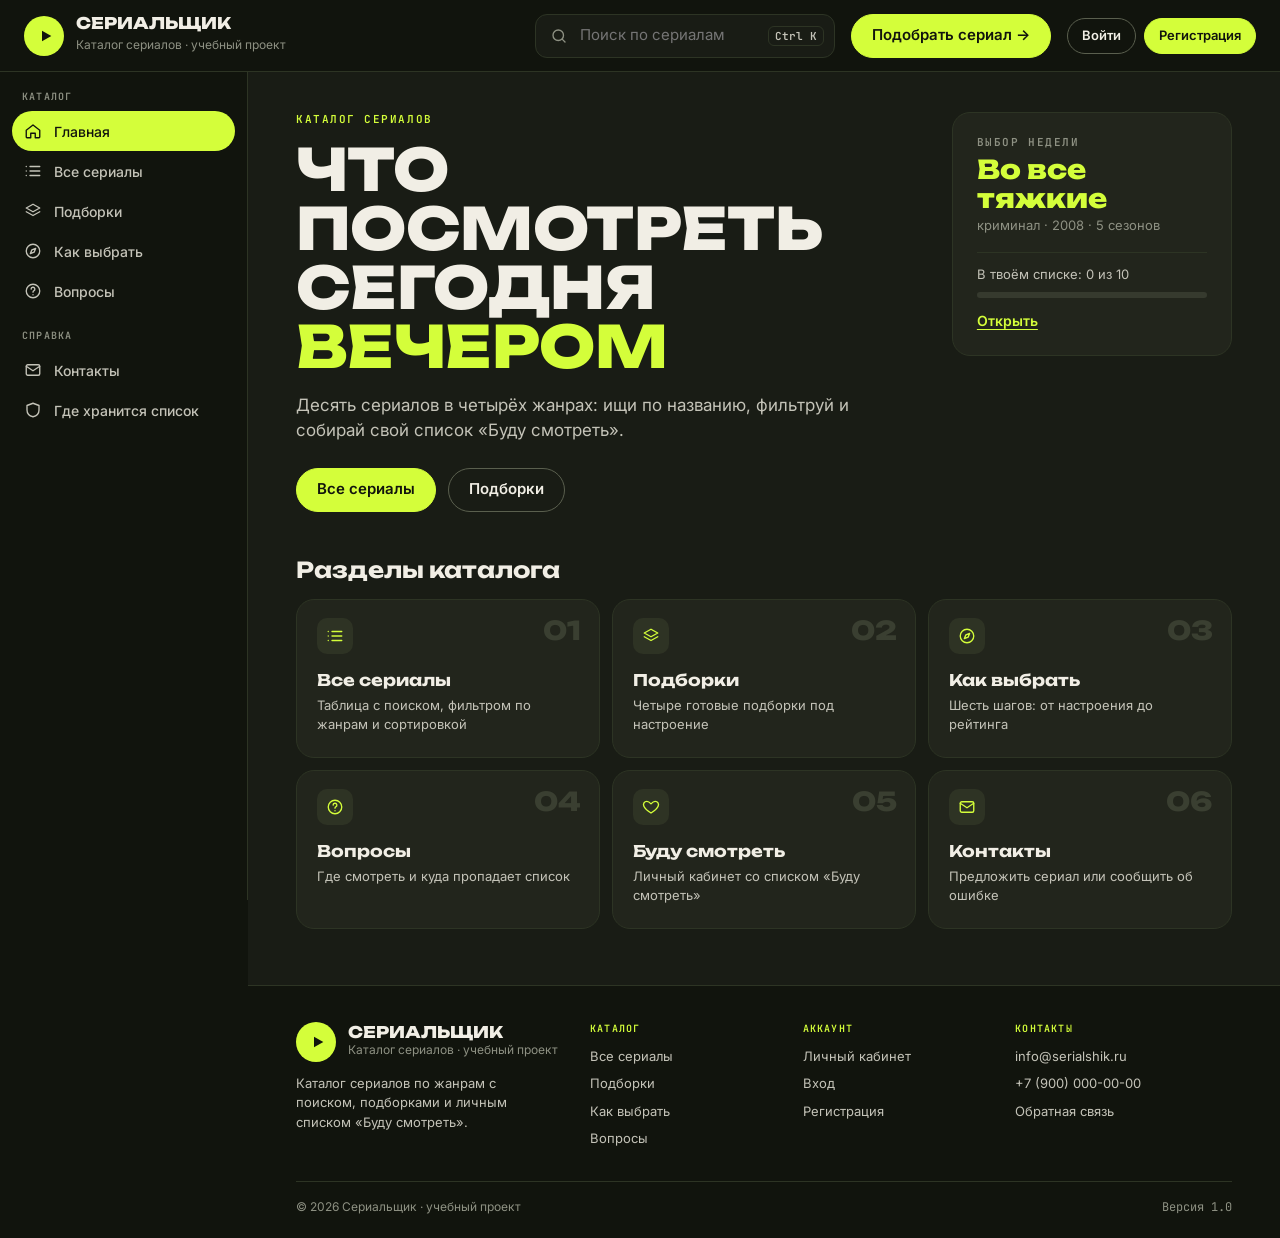
<file: index.html>
<!DOCTYPE html>
<html lang="ru">
<head>
<meta charset="utf-8">
<meta name="viewport" content="width=device-width, initial-scale=1">
<title>Главная — Сериальщик</title>
<link rel="preconnect" href="https://fonts.googleapis.com">
<link href="https://fonts.googleapis.com/css2?family=Inter:wght@400;500;600;700&family=JetBrains+Mono:wght@500;600&family=Unbounded:wght@600;800&display=swap" rel="stylesheet">
<link rel="stylesheet" href="css/style.css">
<!-- до отрисовки страницы отмечаем, вошёл ли пользователь, чтобы шапка не «мигала» -->
<script>try{var u=JSON.parse(localStorage.getItem('currentUser'));if(u)document.documentElement.classList.add('logged');}catch(e){}</script>
</head>
<body data-page="home">
<svg width="0" height="0" style="position:absolute" aria-hidden="true">
  <symbol id="i-home" viewBox="0 0 24 24"><path d="M3 11l9-7 9 7v9a1 1 0 0 1-1 1h-5v-6H9v6H4a1 1 0 0 1-1-1z"/></symbol>
  <symbol id="i-list" viewBox="0 0 24 24"><path d="M8 6h13M8 12h13M8 18h13M3 6h.01M3 12h.01M3 18h.01"/></symbol>
  <symbol id="i-layers" viewBox="0 0 24 24"><path d="M12 3l9 5-9 5-9-5zM3 13l9 5 9-5"/></symbol>
  <symbol id="i-compass" viewBox="0 0 24 24"><circle cx="12" cy="12" r="9"/><path d="M15.5 8.5l-2 5-5 2 2-5z"/></symbol>
  <symbol id="i-help" viewBox="0 0 24 24"><circle cx="12" cy="12" r="9"/><path d="M9.5 9.5a2.5 2.5 0 1 1 3.5 2.3c-.7.3-1 .9-1 1.7M12 17h.01"/></symbol>
  <symbol id="i-grid" viewBox="0 0 24 24"><rect x="3" y="3" width="7" height="7" rx="1.5"/><rect x="14" y="3" width="7" height="7" rx="1.5"/><rect x="3" y="14" width="7" height="7" rx="1.5"/><rect x="14" y="14" width="7" height="7" rx="1.5"/></symbol>
  <symbol id="i-heart" viewBox="0 0 24 24"><path d="M12 20s-7.5-4.6-9.5-9C1 7.8 3 4.5 6.5 4.5c2.2 0 3.6 1.2 5.5 3.3 1.9-2.1 3.3-3.3 5.5-3.3C21 4.5 23 7.8 21.5 11 19.5 15.4 12 20 12 20z"/></symbol>
  <symbol id="i-user" viewBox="0 0 24 24"><circle cx="12" cy="8" r="4"/><path d="M4 21c1-4 4.5-6 8-6s7 2 8 6"/></symbol>
  <symbol id="i-mail" viewBox="0 0 24 24"><rect x="3" y="5" width="18" height="14" rx="2"/><path d="M3 7l9 6 9-6"/></symbol>
  <symbol id="i-shield" viewBox="0 0 24 24"><path d="M12 3l8 3v6c0 4.5-3.4 8-8 9-4.6-1-8-4.5-8-9V6z"/></symbol>
  <symbol id="i-search" viewBox="0 0 24 24"><circle cx="11" cy="11" r="7"/><path d="M20 20l-3.5-3.5"/></symbol>
  <symbol id="i-logout" viewBox="0 0 24 24"><path d="M9 4H5a1 1 0 0 0-1 1v14a1 1 0 0 0 1 1h4M15 8l4 4-4 4M19 12H9"/></symbol>
  <symbol id="i-menu" viewBox="0 0 24 24"><path d="M4 7h16M4 12h16M4 17h16"/></symbol>
  <symbol id="i-play" viewBox="0 0 24 24"><path d="M7 4l13 8-13 8z"/></symbol>
</svg>
<header class="top">
  <button type="button" class="icon-btn burger" id="burger" aria-label="Открыть меню"><svg class="i" aria-hidden="true"><use href="#i-menu"/></svg></button>
  <a href="index.html" class="logo">
    <span class="logo-mark"><svg aria-hidden="true" viewBox="0 0 24 24"><path d="M6 4l14 8-14 8z"/></svg></span>
    <span><b>Сериальщик</b><small>Каталог сериалов · учебный проект</small></span>
  </a>
  <label class="search"><svg class="i" aria-hidden="true"><use href="#i-search"/></svg><span class="sr">Поиск по сериалам</span><input id="topSearch" type="search" placeholder="Поиск по сериалам"><span class="kbd">Ctrl K</span></label>
  <a href="catalog.html" class="btn hide-md">Подобрать сериал →</a>
  <div class="acc">
    <button type="button" class="btn out sm acc-guest" data-auth="login">Войти</button>
    <button type="button" class="btn sm acc-guest acc-reg" data-auth="reg">Регистрация</button>
    <a href="cabinet.html" class="profile acc-user" id="hProfile" title="Личный кабинет" aria-label="Личный кабинет"><span class="ava" id="hAva"></span><span class="who"><b id="hName"></b><small>зритель</small></span><span class="badge" id="topBadge" style="display:none">0</span></a>
    <button type="button" class="icon-btn tip tip-r acc-user" id="logoutBtn" data-tip="Выйти" aria-label="Выйти"><svg class="i" aria-hidden="true"><use href="#i-logout"/></svg></button>
  </div>
</header>
<div class="layout">
<nav class="side" aria-label="Разделы сайта">
  <h4>Каталог</h4>
  <a href="index.html" data-p="home" class="on" aria-current="page"><svg class="i" aria-hidden="true"><use href="#i-home"/></svg>Главная</a>
  <a href="catalog.html" data-p="catalog"><svg class="i" aria-hidden="true"><use href="#i-list"/></svg>Все сериалы</a>
  <a href="collections.html" data-p="collections"><svg class="i" aria-hidden="true"><use href="#i-layers"/></svg>Подборки</a>
  <a href="howto.html" data-p="howto"><svg class="i" aria-hidden="true"><use href="#i-compass"/></svg>Как выбрать</a>
  <a href="faq.html" data-p="faq"><svg class="i" aria-hidden="true"><use href="#i-help"/></svg>Вопросы</a>
  <h4>Справка</h4>
  <a href="contacts.html" data-p="contacts"><svg class="i" aria-hidden="true"><use href="#i-mail"/></svg>Контакты</a>
  <a href="faq.html" data-p="privacy"><svg class="i" aria-hidden="true"><use href="#i-shield"/></svg>Где хранится список</a>
</nav>
<div class="content" id="content">
<main class="page" id="home">
  <div class="hero">
    <div>
      <div class="eyebrow">Каталог сериалов</div>
      <h1>Что посмотреть<br>сегодня<br><span class="lime">вечером</span></h1>
      <p class="lead">Десять сериалов в четырёх жанрах: ищи по названию, фильтруй и собирай свой список «Буду смотреть».</p>
      <div class="row"><a href="catalog.html" class="btn">Все сериалы</a><a href="collections.html" class="btn out">Подборки</a></div>
    </div>
    <div class="card week">
      <div class="eyebrow mono" style="color:var(--muted);margin-bottom:0">Выбор недели</div>
      <div class="big">Во все тяжкие</div>
      <div class="muted" style="font-size:13px">криминал · 2008 · 5 сезонов</div>
      <div style="border-top:1px solid var(--line);margin:16px 0 12px"></div>
      <div style="font-size:13px;color:var(--text2);margin-bottom:8px">В твоём списке: <span id="weekCount">2</span> из 10</div>
      <div class="bar"><i id="weekBar" style="width:20%"></i></div>
      <a href="series.html?id=7" class="link" style="display:inline-block;margin-top:12px">Открыть</a>
    </div>
  </div>

  <div class="sec-head"><h2>Разделы каталога</h2></div>
  <div class="tiles">
    <a href="catalog.html" class="card tile"><span class="n">01</span><span class="ico"><svg class="i" aria-hidden="true"><use href="#i-list"/></svg></span><b>Все сериалы</b><span>Таблица с поиском, фильтром по жанрам и сортировкой</span></a>
    <a href="collections.html" class="card tile"><span class="n">02</span><span class="ico"><svg class="i" aria-hidden="true"><use href="#i-layers"/></svg></span><b>Подборки</b><span>Четыре готовые подборки под настроение</span></a>
    <a href="howto.html" class="card tile"><span class="n">03</span><span class="ico"><svg class="i" aria-hidden="true"><use href="#i-compass"/></svg></span><b>Как выбрать</b><span>Шесть шагов: от настроения до рейтинга</span></a>
    <a href="faq.html" class="card tile"><span class="n">04</span><span class="ico"><svg class="i" aria-hidden="true"><use href="#i-help"/></svg></span><b>Вопросы</b><span>Где смотреть и куда пропадает список</span></a>
    <a href="cabinet.html" class="card tile"><span class="n">05</span><span class="ico"><svg class="i" aria-hidden="true"><use href="#i-heart"/></svg></span><b>Буду смотреть</b><span>Личный кабинет со списком «Буду смотреть»</span></a>
    <a href="contacts.html" class="card tile"><span class="n">06</span><span class="ico"><svg class="i" aria-hidden="true"><use href="#i-mail"/></svg></span><b>Контакты</b><span>Предложить сериал или сообщить об ошибке</span></a>
  </div>
</main>
<footer>
  <div class="fcols">
    <div>
      <a href="index.html" class="logo" style="margin-bottom:12px;color:var(--text)"><span class="logo-mark"><svg aria-hidden="true" viewBox="0 0 24 24"><path d="M6 4l14 8-14 8z"/></svg></span><span><b>Сериальщик</b><small>Каталог сериалов · учебный проект</small></span></a>
      <span>Каталог сериалов по жанрам с поиском, подборками и личным списком «Буду смотреть».</span>
    </div>
    <div><h5>Каталог</h5><a href="catalog.html">Все сериалы</a><a href="collections.html">Подборки</a><a href="howto.html">Как выбрать</a><a href="faq.html">Вопросы</a></div>
    <div><h5>Аккаунт</h5><a href="cabinet.html">Личный кабинет</a><a href="#" data-auth="login">Вход</a><a href="#" data-auth="reg">Регистрация</a></div>
    <div><h5>Контакты</h5><a href="mailto:info@serialshik.ru">info@serialshik.ru</a><a href="tel:+79000000000">+7 (900) 000-00-00</a><a href="contacts.html">Обратная связь</a></div>
  </div>
  <div class="fbottom"><span>© 2026 Сериальщик · учебный проект</span><span class="mono">Версия 1.0</span></div>
</footer>
</div>
</div>
<div class="toasts" id="toasts" aria-live="polite"></div>
<div class="overlay" id="authOverlay" aria-hidden="true">
  <div class="auth" role="dialog" aria-modal="true" aria-labelledby="authTitle">
    <div class="auth-head">
      <span class="logo-mark"><svg aria-hidden="true" viewBox="0 0 24 24"><path d="M6 4l14 8-14 8z"/></svg></span>
      <div><b id="authTitle">Сериальщик</b><small>Каталог сериалов</small></div>
      <button type="button" class="auth-x" id="authClose" aria-label="Закрыть">×</button>
    </div>
    <div class="seg" role="tablist" aria-label="Вход или регистрация">
      <button type="button" role="tab" data-mode="login">Вход</button>
      <button type="button" role="tab" data-mode="reg">Регистрация</button>
    </div>
    <div class="notice" id="authNotice" style="display:none"></div>
    <form class="af" id="loginForm" novalidate>
      <div><label for="lLogin">Логин</label><input class="field" id="lLogin" type="text" autocomplete="username"><span class="err" id="eLLogin"></span></div>
      <div><label for="lPass">Пароль</label><input class="field" id="lPass" type="password" autocomplete="current-password"><span class="err" id="eLPass"></span></div>
      <button type="submit" class="btn-wide">Войти</button>
      <p class="auth-note">Нет учётной записи? <button type="button" data-mode="reg">Зарегистрироваться</button></p>
    </form>
    <form class="af" id="regForm" novalidate>
      <div><label for="rName">ФИО</label><input class="field" id="rName" type="text" placeholder="Иванова Анна Сергеевна" autocomplete="name"><span class="err" id="eRName"></span></div>
      <div class="pair">
        <div><label for="rLogin">Логин</label><input class="field" id="rLogin" type="text" placeholder="от 3 символов" autocomplete="username"><span class="err" id="eRLogin"></span></div>
        <div><label for="rMail">Почта</label><input class="field" id="rMail" type="email" placeholder="name@mail.ru" autocomplete="email"><span class="err" id="eRMail"></span></div>
      </div>
      <div class="pair">
        <div><label for="rPass">Пароль</label><input class="field" id="rPass" type="password" placeholder="от 6 символов" autocomplete="new-password"><span class="err" id="eRPass"></span></div>
        <div><label for="rPass2">Повтор пароля</label><input class="field" id="rPass2" type="password" autocomplete="new-password"><span class="err" id="eRPass2"></span></div>
      </div>
      <div><label for="rCap">Введите символы с картинки</label>
        <div class="captcha">
          <canvas id="capCanvas" width="264" height="88" role="img" aria-label="Картинка с символами для проверки"></canvas>
          <button type="button" class="icon-btn" id="capNew" aria-label="Обновить картинку"><svg class="i" aria-hidden="true"><path d="M20 12a8 8 0 1 1-2.3-5.6M20 4v5h-5"/></svg></button>
          <input class="field" id="rCap" type="text" placeholder="•••••" maxlength="5" autocomplete="off">
        </div>
        <span class="err" id="eRCap"></span>
      </div>
      <label style="display:flex;align-items:center;gap:10px;font-weight:400"><input type="checkbox" id="rAgree" style="width:18px;height:18px;accent-color:#D4FE3A">Согласен с правилами сайта</label>
      <span class="err" id="eRAgree" style="margin-top:-6px"></span>
      <button type="submit" class="btn-wide">Зарегистрироваться</button>
      <p class="auth-note">Новая учётная запись получает роль «зритель». Уже есть аккаунт? <button type="button" data-mode="login">Войти</button></p>
    </form>
    <form class="af" id="confirmForm" novalidate style="display:none">
      <div class="confirm-ico"><svg class="i" aria-hidden="true"><use href="#i-mail"/></svg></div>
      <p class="confirm-title">Подтвердите почту</p>
      <p class="confirm-text">Мы отправили 6-значный код на <b id="cMail" style="color:var(--text)"></b></p>
      <fieldset style="border:0;padding:0;margin:0">
        <legend class="sr">Код из письма, 6 цифр</legend>
        <div class="code" id="codeBoxes">
          <label class="sr" for="c1">Цифра 1</label><input id="c1" inputmode="numeric" maxlength="1">
          <label class="sr" for="c2">Цифра 2</label><input id="c2" inputmode="numeric" maxlength="1">
          <label class="sr" for="c3">Цифра 3</label><input id="c3" inputmode="numeric" maxlength="1">
          <label class="sr" for="c4">Цифра 4</label><input id="c4" inputmode="numeric" maxlength="1">
          <label class="sr" for="c5">Цифра 5</label><input id="c5" inputmode="numeric" maxlength="1">
          <label class="sr" for="c6">Цифра 6</label><input id="c6" inputmode="numeric" maxlength="1">
        </div>
      </fieldset>
      <span class="err" id="eCode" style="text-align:center"></span>
      <button type="submit" class="btn-wide">Подтвердить</button>
      <p class="resend">Не пришло письмо? <button type="button" id="resend" disabled>Отправить ещё раз через 30 с</button></p>
      <p class="resend" style="margin-top:4px"><button type="button" class="linkbtn" id="backToReg">← Изменить данные</button></p>
    </form>
  </div>
</div>

<script src="js/data.js"></script>
<script src="js/layout.js"></script>
<script src="js/toast.js"></script>
<script src="js/auth.js"></script>
<script src="js/main.js"></script>
</body>
</html>
</file>
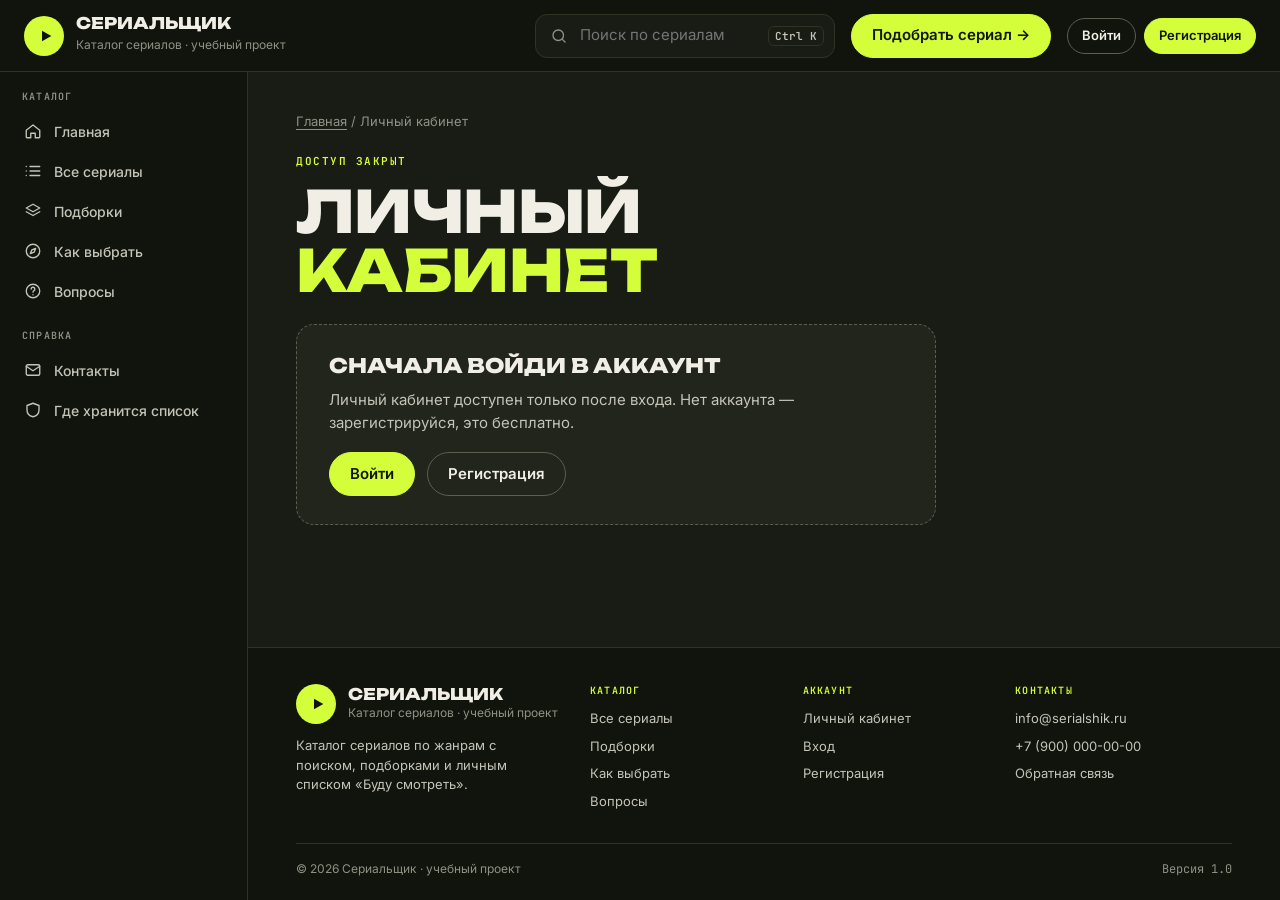
<file: cabinet.html>
<!DOCTYPE html>
<html lang="ru">
<head>
<meta charset="utf-8">
<meta name="viewport" content="width=device-width, initial-scale=1">
<title>Личный кабинет — Сериальщик</title>
<link rel="preconnect" href="https://fonts.googleapis.com">
<link href="https://fonts.googleapis.com/css2?family=Inter:wght@400;500;600;700&family=JetBrains+Mono:wght@500;600&family=Unbounded:wght@600;800&display=swap" rel="stylesheet">
<link rel="stylesheet" href="css/style.css">
<!-- до отрисовки страницы отмечаем, вошёл ли пользователь, чтобы шапка не «мигала» -->
<script>try{var u=JSON.parse(localStorage.getItem('currentUser'));if(u)document.documentElement.classList.add('logged');}catch(e){}</script>
</head>
<body data-page="cabinet">
<svg width="0" height="0" style="position:absolute" aria-hidden="true">
  <symbol id="i-home" viewBox="0 0 24 24"><path d="M3 11l9-7 9 7v9a1 1 0 0 1-1 1h-5v-6H9v6H4a1 1 0 0 1-1-1z"/></symbol>
  <symbol id="i-list" viewBox="0 0 24 24"><path d="M8 6h13M8 12h13M8 18h13M3 6h.01M3 12h.01M3 18h.01"/></symbol>
  <symbol id="i-layers" viewBox="0 0 24 24"><path d="M12 3l9 5-9 5-9-5zM3 13l9 5 9-5"/></symbol>
  <symbol id="i-compass" viewBox="0 0 24 24"><circle cx="12" cy="12" r="9"/><path d="M15.5 8.5l-2 5-5 2 2-5z"/></symbol>
  <symbol id="i-help" viewBox="0 0 24 24"><circle cx="12" cy="12" r="9"/><path d="M9.5 9.5a2.5 2.5 0 1 1 3.5 2.3c-.7.3-1 .9-1 1.7M12 17h.01"/></symbol>
  <symbol id="i-grid" viewBox="0 0 24 24"><rect x="3" y="3" width="7" height="7" rx="1.5"/><rect x="14" y="3" width="7" height="7" rx="1.5"/><rect x="3" y="14" width="7" height="7" rx="1.5"/><rect x="14" y="14" width="7" height="7" rx="1.5"/></symbol>
  <symbol id="i-heart" viewBox="0 0 24 24"><path d="M12 20s-7.5-4.6-9.5-9C1 7.8 3 4.5 6.5 4.5c2.2 0 3.6 1.2 5.5 3.3 1.9-2.1 3.3-3.3 5.5-3.3C21 4.5 23 7.8 21.5 11 19.5 15.4 12 20 12 20z"/></symbol>
  <symbol id="i-user" viewBox="0 0 24 24"><circle cx="12" cy="8" r="4"/><path d="M4 21c1-4 4.5-6 8-6s7 2 8 6"/></symbol>
  <symbol id="i-mail" viewBox="0 0 24 24"><rect x="3" y="5" width="18" height="14" rx="2"/><path d="M3 7l9 6 9-6"/></symbol>
  <symbol id="i-shield" viewBox="0 0 24 24"><path d="M12 3l8 3v6c0 4.5-3.4 8-8 9-4.6-1-8-4.5-8-9V6z"/></symbol>
  <symbol id="i-search" viewBox="0 0 24 24"><circle cx="11" cy="11" r="7"/><path d="M20 20l-3.5-3.5"/></symbol>
  <symbol id="i-logout" viewBox="0 0 24 24"><path d="M9 4H5a1 1 0 0 0-1 1v14a1 1 0 0 0 1 1h4M15 8l4 4-4 4M19 12H9"/></symbol>
  <symbol id="i-menu" viewBox="0 0 24 24"><path d="M4 7h16M4 12h16M4 17h16"/></symbol>
  <symbol id="i-play" viewBox="0 0 24 24"><path d="M7 4l13 8-13 8z"/></symbol>
</svg>
<header class="top">
  <button type="button" class="icon-btn burger" id="burger" aria-label="Открыть меню"><svg class="i" aria-hidden="true"><use href="#i-menu"/></svg></button>
  <a href="index.html" class="logo">
    <span class="logo-mark"><svg aria-hidden="true" viewBox="0 0 24 24"><path d="M6 4l14 8-14 8z"/></svg></span>
    <span><b>Сериальщик</b><small>Каталог сериалов · учебный проект</small></span>
  </a>
  <label class="search"><svg class="i" aria-hidden="true"><use href="#i-search"/></svg><span class="sr">Поиск по сериалам</span><input id="topSearch" type="search" placeholder="Поиск по сериалам"><span class="kbd">Ctrl K</span></label>
  <a href="catalog.html" class="btn hide-md">Подобрать сериал →</a>
  <div class="acc">
    <button type="button" class="btn out sm acc-guest" data-auth="login">Войти</button>
    <button type="button" class="btn sm acc-guest acc-reg" data-auth="reg">Регистрация</button>
    <a href="cabinet.html" class="profile acc-user" id="hProfile" title="Личный кабинет" aria-label="Личный кабинет"><span class="ava" id="hAva"></span><span class="who"><b id="hName"></b><small>зритель</small></span><span class="badge" id="topBadge" style="display:none">0</span></a>
    <button type="button" class="icon-btn tip tip-r acc-user" id="logoutBtn" data-tip="Выйти" aria-label="Выйти"><svg class="i" aria-hidden="true"><use href="#i-logout"/></svg></button>
  </div>
</header>
<div class="layout">
<nav class="side" aria-label="Разделы сайта">
  <h4>Каталог</h4>
  <a href="index.html" data-p="home"><svg class="i" aria-hidden="true"><use href="#i-home"/></svg>Главная</a>
  <a href="catalog.html" data-p="catalog"><svg class="i" aria-hidden="true"><use href="#i-list"/></svg>Все сериалы</a>
  <a href="collections.html" data-p="collections"><svg class="i" aria-hidden="true"><use href="#i-layers"/></svg>Подборки</a>
  <a href="howto.html" data-p="howto"><svg class="i" aria-hidden="true"><use href="#i-compass"/></svg>Как выбрать</a>
  <a href="faq.html" data-p="faq"><svg class="i" aria-hidden="true"><use href="#i-help"/></svg>Вопросы</a>
  <h4>Справка</h4>
  <a href="contacts.html" data-p="contacts"><svg class="i" aria-hidden="true"><use href="#i-mail"/></svg>Контакты</a>
  <a href="faq.html" data-p="privacy"><svg class="i" aria-hidden="true"><use href="#i-shield"/></svg>Где хранится список</a>
</nav>
<div class="content" id="content">
<main class="page" id="cabinet">
  <!-- Показывается только после входа -->
  <div id="cabIn" style="display:none">
    <div class="crumbs"><a href="index.html">Главная</a> / Личный кабинет</div>
    <h1 style="font-size:clamp(28px,3.4vw,42px);text-transform:none">Добрый вечер, <span class="lime" id="cName"></span></h1>
    <p class="lead" style="margin-bottom:16px">В твоём списке «Буду смотреть» — <span id="cabLead">0 сериалов</span>.</p>
    <a href="catalog.html" class="btn">Найти сериал</a>

    <div class="stats" style="margin-top:28px" id="listStats"></div>

    <div class="sec-head"><h2>Буду смотреть</h2><button type="button" class="link" id="clearList" style="background:none;border:0;cursor:pointer;padding:0">Очистить список</button></div>
    <div class="table" id="listTable"><table><thead><tr><th>№</th><th>Сериал</th><th>Жанр</th><th>Год</th><th>Сезонов</th><th>Рейтинг</th><th>Статус</th><th></th></tr></thead><tbody id="listRows"></tbody></table></div>
    <div class="card" id="listEmpty" style="display:none;padding:28px 32px;border-style:dashed;border-color:#5A5F4E;max-width:640px">
      <b style="font:800 20px var(--head);text-transform:uppercase">Список пока пуст</b>
      <p style="color:var(--text2);margin:10px 0 18px">Открой каталог и нажми сердечко на карточке сериала.</p>
      <a href="catalog.html" class="btn">Перейти в каталог →</a>
    </div>

    <div class="sec-head"><h2>Профиль</h2></div>
    <div class="card" style="padding:8px 22px;max-width:640px">
      <div class="kv"><span class="muted">ФИО</span><b id="kvName"></b></div>
      <div class="kv"><span class="muted">Логин</span><b class="mono" id="kvLogin"></b></div>
      <div class="kv"><span class="muted">Почта</span><b class="mono" id="kvEmail"></b></div>
      <div class="kv"><span class="muted">Дата регистрации</span><b class="mono" id="kvDate"></b></div>
      <div class="kv"><span class="muted">Роль</span><b>зритель</b></div>
    </div>
  </div>

  <!-- Показывается, если пользователь НЕ вошёл: доступ закрыт -->
  <div id="cabOut" style="display:none">
    <div class="crumbs"><a href="index.html">Главная</a> / Личный кабинет</div>
    <div class="eyebrow">Доступ закрыт</div>
    <h1>Личный<br><span class="lime">кабинет</span></h1>
    <div class="card" style="padding:28px 32px;border-style:dashed;border-color:#5A5F4E;max-width:640px;margin-top:24px">
      <b style="font:800 20px var(--head);text-transform:uppercase">Сначала войди в аккаунт</b>
      <p style="color:var(--text2);margin:10px 0 18px">Личный кабинет доступен только после входа. Нет аккаунта — зарегистрируйся, это бесплатно.</p>
      <div class="row"><button type="button" class="btn" data-auth="login">Войти</button><button type="button" class="btn out" data-auth="reg">Регистрация</button></div>
    </div>
  </div>
</main>
<footer>
  <div class="fcols">
    <div>
      <a href="index.html" class="logo" style="margin-bottom:12px;color:var(--text)"><span class="logo-mark"><svg aria-hidden="true" viewBox="0 0 24 24"><path d="M6 4l14 8-14 8z"/></svg></span><span><b>Сериальщик</b><small>Каталог сериалов · учебный проект</small></span></a>
      <span>Каталог сериалов по жанрам с поиском, подборками и личным списком «Буду смотреть».</span>
    </div>
    <div><h5>Каталог</h5><a href="catalog.html">Все сериалы</a><a href="collections.html">Подборки</a><a href="howto.html">Как выбрать</a><a href="faq.html">Вопросы</a></div>
    <div><h5>Аккаунт</h5><a href="cabinet.html">Личный кабинет</a><a href="#" data-auth="login">Вход</a><a href="#" data-auth="reg">Регистрация</a></div>
    <div><h5>Контакты</h5><a href="mailto:info@serialshik.ru">info@serialshik.ru</a><a href="tel:+79000000000">+7 (900) 000-00-00</a><a href="contacts.html">Обратная связь</a></div>
  </div>
  <div class="fbottom"><span>© 2026 Сериальщик · учебный проект</span><span class="mono">Версия 1.0</span></div>
</footer>
</div>
</div>
<div class="toasts" id="toasts" aria-live="polite"></div>
<div class="overlay" id="authOverlay" aria-hidden="true">
  <div class="auth" role="dialog" aria-modal="true" aria-labelledby="authTitle">
    <div class="auth-head">
      <span class="logo-mark"><svg aria-hidden="true" viewBox="0 0 24 24"><path d="M6 4l14 8-14 8z"/></svg></span>
      <div><b id="authTitle">Сериальщик</b><small>Каталог сериалов</small></div>
      <button type="button" class="auth-x" id="authClose" aria-label="Закрыть">×</button>
    </div>
    <div class="seg" role="tablist" aria-label="Вход или регистрация">
      <button type="button" role="tab" data-mode="login">Вход</button>
      <button type="button" role="tab" data-mode="reg">Регистрация</button>
    </div>
    <div class="notice" id="authNotice" style="display:none"></div>
    <form class="af" id="loginForm" novalidate>
      <div><label for="lLogin">Логин</label><input class="field" id="lLogin" type="text" autocomplete="username"><span class="err" id="eLLogin"></span></div>
      <div><label for="lPass">Пароль</label><input class="field" id="lPass" type="password" autocomplete="current-password"><span class="err" id="eLPass"></span></div>
      <button type="submit" class="btn-wide">Войти</button>
      <p class="auth-note">Нет учётной записи? <button type="button" data-mode="reg">Зарегистрироваться</button></p>
    </form>
    <form class="af" id="regForm" novalidate>
      <div><label for="rName">ФИО</label><input class="field" id="rName" type="text" placeholder="Иванова Анна Сергеевна" autocomplete="name"><span class="err" id="eRName"></span></div>
      <div class="pair">
        <div><label for="rLogin">Логин</label><input class="field" id="rLogin" type="text" placeholder="от 3 символов" autocomplete="username"><span class="err" id="eRLogin"></span></div>
        <div><label for="rMail">Почта</label><input class="field" id="rMail" type="email" placeholder="name@mail.ru" autocomplete="email"><span class="err" id="eRMail"></span></div>
      </div>
      <div class="pair">
        <div><label for="rPass">Пароль</label><input class="field" id="rPass" type="password" placeholder="от 6 символов" autocomplete="new-password"><span class="err" id="eRPass"></span></div>
        <div><label for="rPass2">Повтор пароля</label><input class="field" id="rPass2" type="password" autocomplete="new-password"><span class="err" id="eRPass2"></span></div>
      </div>
      <div><label for="rCap">Введите символы с картинки</label>
        <div class="captcha">
          <canvas id="capCanvas" width="264" height="88" role="img" aria-label="Картинка с символами для проверки"></canvas>
          <button type="button" class="icon-btn" id="capNew" aria-label="Обновить картинку"><svg class="i" aria-hidden="true"><path d="M20 12a8 8 0 1 1-2.3-5.6M20 4v5h-5"/></svg></button>
          <input class="field" id="rCap" type="text" placeholder="•••••" maxlength="5" autocomplete="off">
        </div>
        <span class="err" id="eRCap"></span>
      </div>
      <label style="display:flex;align-items:center;gap:10px;font-weight:400"><input type="checkbox" id="rAgree" style="width:18px;height:18px;accent-color:#D4FE3A">Согласен с правилами сайта</label>
      <span class="err" id="eRAgree" style="margin-top:-6px"></span>
      <button type="submit" class="btn-wide">Зарегистрироваться</button>
      <p class="auth-note">Новая учётная запись получает роль «зритель». Уже есть аккаунт? <button type="button" data-mode="login">Войти</button></p>
    </form>
    <form class="af" id="confirmForm" novalidate style="display:none">
      <div class="confirm-ico"><svg class="i" aria-hidden="true"><use href="#i-mail"/></svg></div>
      <p class="confirm-title">Подтвердите почту</p>
      <p class="confirm-text">Мы отправили 6-значный код на <b id="cMail" style="color:var(--text)"></b></p>
      <fieldset style="border:0;padding:0;margin:0">
        <legend class="sr">Код из письма, 6 цифр</legend>
        <div class="code" id="codeBoxes">
          <label class="sr" for="c1">Цифра 1</label><input id="c1" inputmode="numeric" maxlength="1">
          <label class="sr" for="c2">Цифра 2</label><input id="c2" inputmode="numeric" maxlength="1">
          <label class="sr" for="c3">Цифра 3</label><input id="c3" inputmode="numeric" maxlength="1">
          <label class="sr" for="c4">Цифра 4</label><input id="c4" inputmode="numeric" maxlength="1">
          <label class="sr" for="c5">Цифра 5</label><input id="c5" inputmode="numeric" maxlength="1">
          <label class="sr" for="c6">Цифра 6</label><input id="c6" inputmode="numeric" maxlength="1">
        </div>
      </fieldset>
      <span class="err" id="eCode" style="text-align:center"></span>
      <button type="submit" class="btn-wide">Подтвердить</button>
      <p class="resend">Не пришло письмо? <button type="button" id="resend" disabled>Отправить ещё раз через 30 с</button></p>
      <p class="resend" style="margin-top:4px"><button type="button" class="linkbtn" id="backToReg">← Изменить данные</button></p>
    </form>
  </div>
</div>

<script src="js/data.js"></script>
<script src="js/layout.js"></script>
<script src="js/toast.js"></script>
<script src="js/auth.js"></script>
<script src="js/main.js"></script>
</body>
</html>
</file>
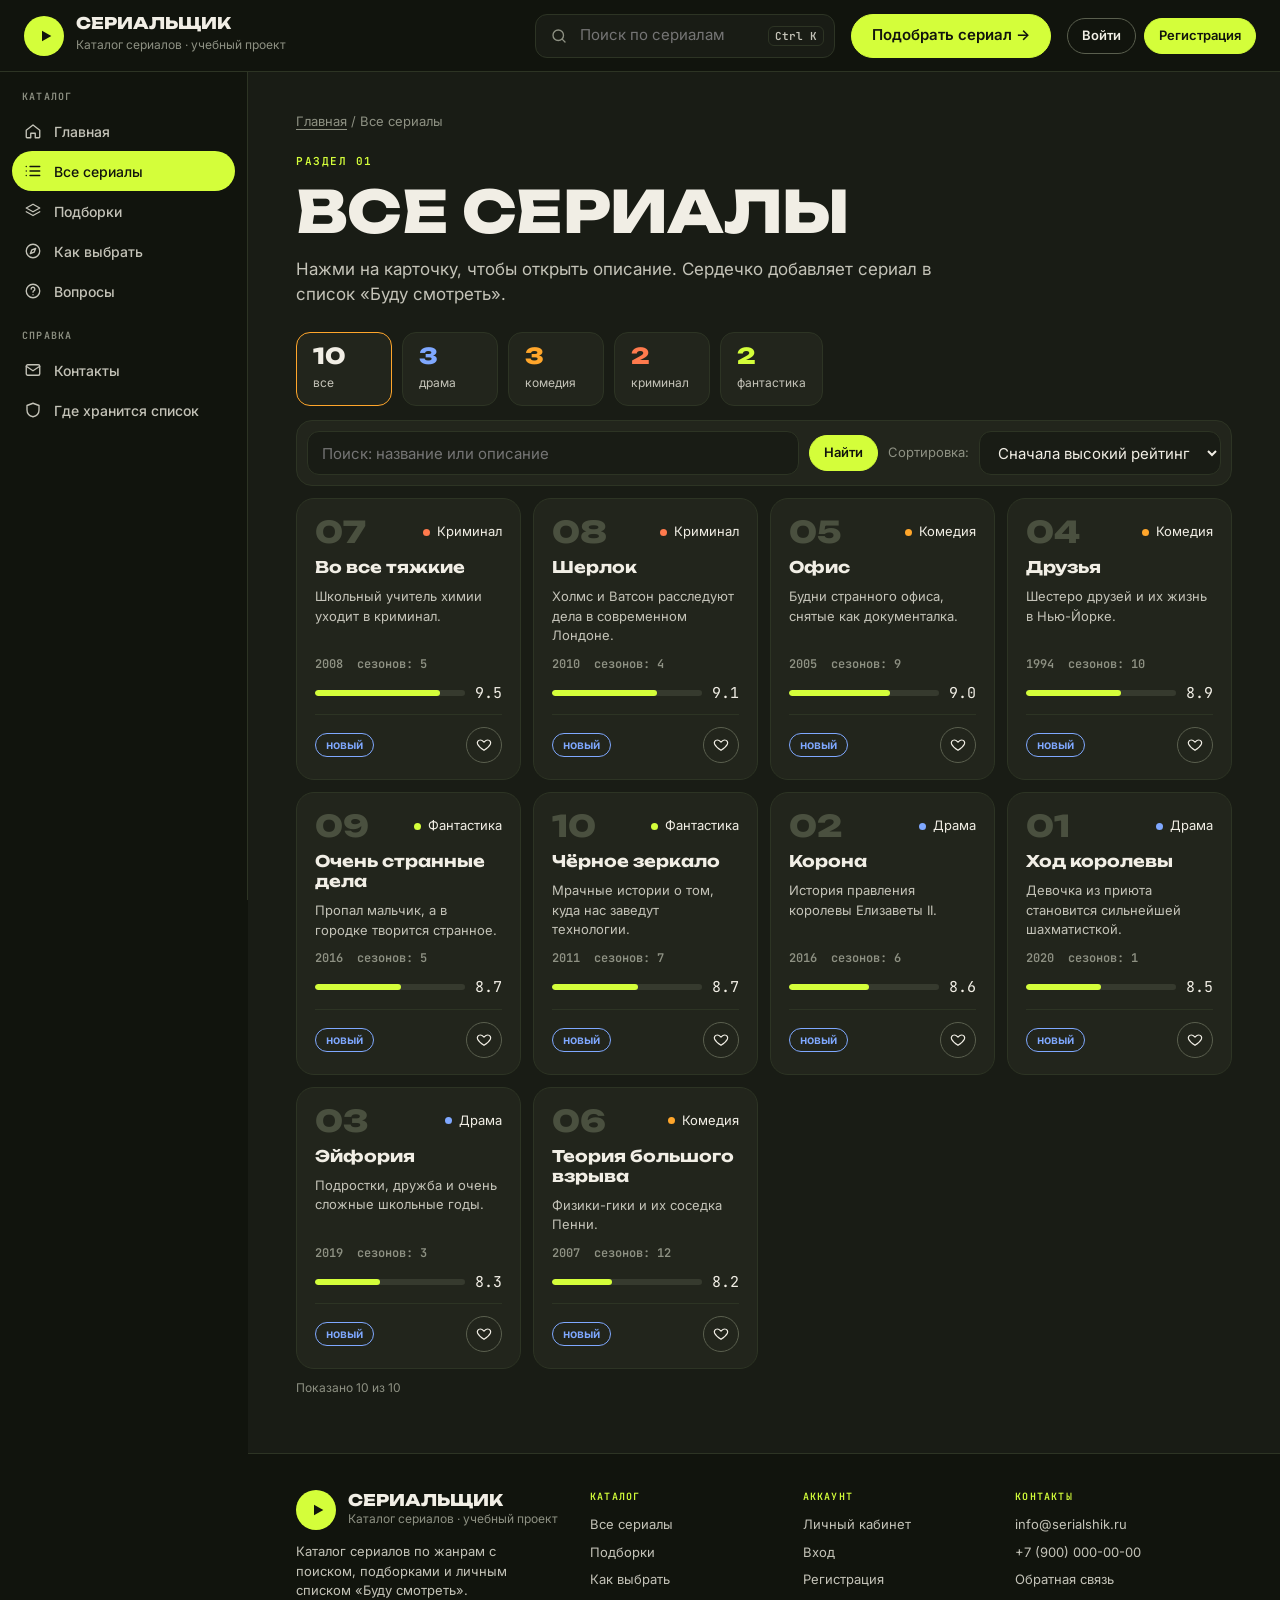
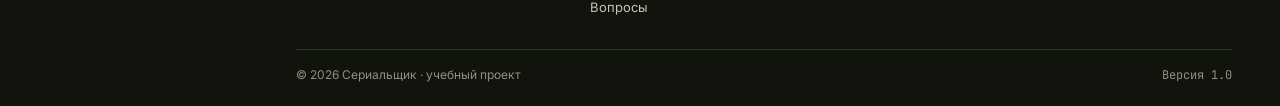
<file: catalog.html>
<!DOCTYPE html>
<html lang="ru">
<head>
<meta charset="utf-8">
<meta name="viewport" content="width=device-width, initial-scale=1">
<title>Все сериалы — Сериальщик</title>
<link rel="preconnect" href="https://fonts.googleapis.com">
<link href="https://fonts.googleapis.com/css2?family=Inter:wght@400;500;600;700&family=JetBrains+Mono:wght@500;600&family=Unbounded:wght@600;800&display=swap" rel="stylesheet">
<link rel="stylesheet" href="css/style.css">
<!-- до отрисовки страницы отмечаем, вошёл ли пользователь, чтобы шапка не «мигала» -->
<script>try{var u=JSON.parse(localStorage.getItem('currentUser'));if(u)document.documentElement.classList.add('logged');}catch(e){}</script>
</head>
<body data-page="catalog">
<svg width="0" height="0" style="position:absolute" aria-hidden="true">
  <symbol id="i-home" viewBox="0 0 24 24"><path d="M3 11l9-7 9 7v9a1 1 0 0 1-1 1h-5v-6H9v6H4a1 1 0 0 1-1-1z"/></symbol>
  <symbol id="i-list" viewBox="0 0 24 24"><path d="M8 6h13M8 12h13M8 18h13M3 6h.01M3 12h.01M3 18h.01"/></symbol>
  <symbol id="i-layers" viewBox="0 0 24 24"><path d="M12 3l9 5-9 5-9-5zM3 13l9 5 9-5"/></symbol>
  <symbol id="i-compass" viewBox="0 0 24 24"><circle cx="12" cy="12" r="9"/><path d="M15.5 8.5l-2 5-5 2 2-5z"/></symbol>
  <symbol id="i-help" viewBox="0 0 24 24"><circle cx="12" cy="12" r="9"/><path d="M9.5 9.5a2.5 2.5 0 1 1 3.5 2.3c-.7.3-1 .9-1 1.7M12 17h.01"/></symbol>
  <symbol id="i-grid" viewBox="0 0 24 24"><rect x="3" y="3" width="7" height="7" rx="1.5"/><rect x="14" y="3" width="7" height="7" rx="1.5"/><rect x="3" y="14" width="7" height="7" rx="1.5"/><rect x="14" y="14" width="7" height="7" rx="1.5"/></symbol>
  <symbol id="i-heart" viewBox="0 0 24 24"><path d="M12 20s-7.5-4.6-9.5-9C1 7.8 3 4.5 6.5 4.5c2.2 0 3.6 1.2 5.5 3.3 1.9-2.1 3.3-3.3 5.5-3.3C21 4.5 23 7.8 21.5 11 19.5 15.4 12 20 12 20z"/></symbol>
  <symbol id="i-user" viewBox="0 0 24 24"><circle cx="12" cy="8" r="4"/><path d="M4 21c1-4 4.5-6 8-6s7 2 8 6"/></symbol>
  <symbol id="i-mail" viewBox="0 0 24 24"><rect x="3" y="5" width="18" height="14" rx="2"/><path d="M3 7l9 6 9-6"/></symbol>
  <symbol id="i-shield" viewBox="0 0 24 24"><path d="M12 3l8 3v6c0 4.5-3.4 8-8 9-4.6-1-8-4.5-8-9V6z"/></symbol>
  <symbol id="i-search" viewBox="0 0 24 24"><circle cx="11" cy="11" r="7"/><path d="M20 20l-3.5-3.5"/></symbol>
  <symbol id="i-logout" viewBox="0 0 24 24"><path d="M9 4H5a1 1 0 0 0-1 1v14a1 1 0 0 0 1 1h4M15 8l4 4-4 4M19 12H9"/></symbol>
  <symbol id="i-menu" viewBox="0 0 24 24"><path d="M4 7h16M4 12h16M4 17h16"/></symbol>
  <symbol id="i-play" viewBox="0 0 24 24"><path d="M7 4l13 8-13 8z"/></symbol>
</svg>
<header class="top">
  <button type="button" class="icon-btn burger" id="burger" aria-label="Открыть меню"><svg class="i" aria-hidden="true"><use href="#i-menu"/></svg></button>
  <a href="index.html" class="logo">
    <span class="logo-mark"><svg aria-hidden="true" viewBox="0 0 24 24"><path d="M6 4l14 8-14 8z"/></svg></span>
    <span><b>Сериальщик</b><small>Каталог сериалов · учебный проект</small></span>
  </a>
  <label class="search"><svg class="i" aria-hidden="true"><use href="#i-search"/></svg><span class="sr">Поиск по сериалам</span><input id="topSearch" type="search" placeholder="Поиск по сериалам"><span class="kbd">Ctrl K</span></label>
  <a href="catalog.html" class="btn hide-md">Подобрать сериал →</a>
  <div class="acc">
    <button type="button" class="btn out sm acc-guest" data-auth="login">Войти</button>
    <button type="button" class="btn sm acc-guest acc-reg" data-auth="reg">Регистрация</button>
    <a href="cabinet.html" class="profile acc-user" id="hProfile" title="Личный кабинет" aria-label="Личный кабинет"><span class="ava" id="hAva"></span><span class="who"><b id="hName"></b><small>зритель</small></span><span class="badge" id="topBadge" style="display:none">0</span></a>
    <button type="button" class="icon-btn tip tip-r acc-user" id="logoutBtn" data-tip="Выйти" aria-label="Выйти"><svg class="i" aria-hidden="true"><use href="#i-logout"/></svg></button>
  </div>
</header>
<div class="layout">
<nav class="side" aria-label="Разделы сайта">
  <h4>Каталог</h4>
  <a href="index.html" data-p="home"><svg class="i" aria-hidden="true"><use href="#i-home"/></svg>Главная</a>
  <a href="catalog.html" data-p="catalog" class="on" aria-current="page"><svg class="i" aria-hidden="true"><use href="#i-list"/></svg>Все сериалы</a>
  <a href="collections.html" data-p="collections"><svg class="i" aria-hidden="true"><use href="#i-layers"/></svg>Подборки</a>
  <a href="howto.html" data-p="howto"><svg class="i" aria-hidden="true"><use href="#i-compass"/></svg>Как выбрать</a>
  <a href="faq.html" data-p="faq"><svg class="i" aria-hidden="true"><use href="#i-help"/></svg>Вопросы</a>
  <h4>Справка</h4>
  <a href="contacts.html" data-p="contacts"><svg class="i" aria-hidden="true"><use href="#i-mail"/></svg>Контакты</a>
  <a href="faq.html" data-p="privacy"><svg class="i" aria-hidden="true"><use href="#i-shield"/></svg>Где хранится список</a>
</nav>
<div class="content" id="content">
<main class="page" id="catalog">
  <div class="crumbs"><a href="index.html">Главная</a> / Все сериалы</div>
  <div class="eyebrow">Раздел 01</div>
  <h1>Все сериалы</h1>
  <p class="lead">Нажми на карточку, чтобы открыть описание. Сердечко добавляет сериал в список «Буду смотреть».</p>
  <div class="chips" id="chips"></div>
  <div class="toolbar">
    <label class="sr" for="q">Поиск по названию</label>
    <input class="field grow" id="q" type="search" placeholder="Поиск: название или описание">
    <button type="button" class="btn sm" id="qBtn">Найти</button>
    <label for="sort" class="muted" style="font-size:13px">Сортировка:</label>
    <select class="field" id="sort">
      <option value="rating">Сначала высокий рейтинг</option>
      <option value="new">Сначала новые</option>
      <option value="title">По названию</option>
    </select>
  </div>
  <div class="scards" id="cards"></div>
  <div class="foot-note" id="shown"></div>
</main>
<footer>
  <div class="fcols">
    <div>
      <a href="index.html" class="logo" style="margin-bottom:12px;color:var(--text)"><span class="logo-mark"><svg aria-hidden="true" viewBox="0 0 24 24"><path d="M6 4l14 8-14 8z"/></svg></span><span><b>Сериальщик</b><small>Каталог сериалов · учебный проект</small></span></a>
      <span>Каталог сериалов по жанрам с поиском, подборками и личным списком «Буду смотреть».</span>
    </div>
    <div><h5>Каталог</h5><a href="catalog.html">Все сериалы</a><a href="collections.html">Подборки</a><a href="howto.html">Как выбрать</a><a href="faq.html">Вопросы</a></div>
    <div><h5>Аккаунт</h5><a href="cabinet.html">Личный кабинет</a><a href="#" data-auth="login">Вход</a><a href="#" data-auth="reg">Регистрация</a></div>
    <div><h5>Контакты</h5><a href="mailto:info@serialshik.ru">info@serialshik.ru</a><a href="tel:+79000000000">+7 (900) 000-00-00</a><a href="contacts.html">Обратная связь</a></div>
  </div>
  <div class="fbottom"><span>© 2026 Сериальщик · учебный проект</span><span class="mono">Версия 1.0</span></div>
</footer>
</div>
</div>
<div class="toasts" id="toasts" aria-live="polite"></div>
<div class="overlay" id="authOverlay" aria-hidden="true">
  <div class="auth" role="dialog" aria-modal="true" aria-labelledby="authTitle">
    <div class="auth-head">
      <span class="logo-mark"><svg aria-hidden="true" viewBox="0 0 24 24"><path d="M6 4l14 8-14 8z"/></svg></span>
      <div><b id="authTitle">Сериальщик</b><small>Каталог сериалов</small></div>
      <button type="button" class="auth-x" id="authClose" aria-label="Закрыть">×</button>
    </div>
    <div class="seg" role="tablist" aria-label="Вход или регистрация">
      <button type="button" role="tab" data-mode="login">Вход</button>
      <button type="button" role="tab" data-mode="reg">Регистрация</button>
    </div>
    <div class="notice" id="authNotice" style="display:none"></div>
    <form class="af" id="loginForm" novalidate>
      <div><label for="lLogin">Логин</label><input class="field" id="lLogin" type="text" autocomplete="username"><span class="err" id="eLLogin"></span></div>
      <div><label for="lPass">Пароль</label><input class="field" id="lPass" type="password" autocomplete="current-password"><span class="err" id="eLPass"></span></div>
      <button type="submit" class="btn-wide">Войти</button>
      <p class="auth-note">Нет учётной записи? <button type="button" data-mode="reg">Зарегистрироваться</button></p>
    </form>
    <form class="af" id="regForm" novalidate>
      <div><label for="rName">ФИО</label><input class="field" id="rName" type="text" placeholder="Иванова Анна Сергеевна" autocomplete="name"><span class="err" id="eRName"></span></div>
      <div class="pair">
        <div><label for="rLogin">Логин</label><input class="field" id="rLogin" type="text" placeholder="от 3 символов" autocomplete="username"><span class="err" id="eRLogin"></span></div>
        <div><label for="rMail">Почта</label><input class="field" id="rMail" type="email" placeholder="name@mail.ru" autocomplete="email"><span class="err" id="eRMail"></span></div>
      </div>
      <div class="pair">
        <div><label for="rPass">Пароль</label><input class="field" id="rPass" type="password" placeholder="от 6 символов" autocomplete="new-password"><span class="err" id="eRPass"></span></div>
        <div><label for="rPass2">Повтор пароля</label><input class="field" id="rPass2" type="password" autocomplete="new-password"><span class="err" id="eRPass2"></span></div>
      </div>
      <div><label for="rCap">Введите символы с картинки</label>
        <div class="captcha">
          <canvas id="capCanvas" width="264" height="88" role="img" aria-label="Картинка с символами для проверки"></canvas>
          <button type="button" class="icon-btn" id="capNew" aria-label="Обновить картинку"><svg class="i" aria-hidden="true"><path d="M20 12a8 8 0 1 1-2.3-5.6M20 4v5h-5"/></svg></button>
          <input class="field" id="rCap" type="text" placeholder="•••••" maxlength="5" autocomplete="off">
        </div>
        <span class="err" id="eRCap"></span>
      </div>
      <label style="display:flex;align-items:center;gap:10px;font-weight:400"><input type="checkbox" id="rAgree" style="width:18px;height:18px;accent-color:#D4FE3A">Согласен с правилами сайта</label>
      <span class="err" id="eRAgree" style="margin-top:-6px"></span>
      <button type="submit" class="btn-wide">Зарегистрироваться</button>
      <p class="auth-note">Новая учётная запись получает роль «зритель». Уже есть аккаунт? <button type="button" data-mode="login">Войти</button></p>
    </form>
    <form class="af" id="confirmForm" novalidate style="display:none">
      <div class="confirm-ico"><svg class="i" aria-hidden="true"><use href="#i-mail"/></svg></div>
      <p class="confirm-title">Подтвердите почту</p>
      <p class="confirm-text">Мы отправили 6-значный код на <b id="cMail" style="color:var(--text)"></b></p>
      <fieldset style="border:0;padding:0;margin:0">
        <legend class="sr">Код из письма, 6 цифр</legend>
        <div class="code" id="codeBoxes">
          <label class="sr" for="c1">Цифра 1</label><input id="c1" inputmode="numeric" maxlength="1">
          <label class="sr" for="c2">Цифра 2</label><input id="c2" inputmode="numeric" maxlength="1">
          <label class="sr" for="c3">Цифра 3</label><input id="c3" inputmode="numeric" maxlength="1">
          <label class="sr" for="c4">Цифра 4</label><input id="c4" inputmode="numeric" maxlength="1">
          <label class="sr" for="c5">Цифра 5</label><input id="c5" inputmode="numeric" maxlength="1">
          <label class="sr" for="c6">Цифра 6</label><input id="c6" inputmode="numeric" maxlength="1">
        </div>
      </fieldset>
      <span class="err" id="eCode" style="text-align:center"></span>
      <button type="submit" class="btn-wide">Подтвердить</button>
      <p class="resend">Не пришло письмо? <button type="button" id="resend" disabled>Отправить ещё раз через 30 с</button></p>
      <p class="resend" style="margin-top:4px"><button type="button" class="linkbtn" id="backToReg">← Изменить данные</button></p>
    </form>
  </div>
</div>

<script src="js/data.js"></script>
<script src="js/layout.js"></script>
<script src="js/toast.js"></script>
<script src="js/auth.js"></script>
<script src="js/main.js"></script>
</body>
</html>
</file>
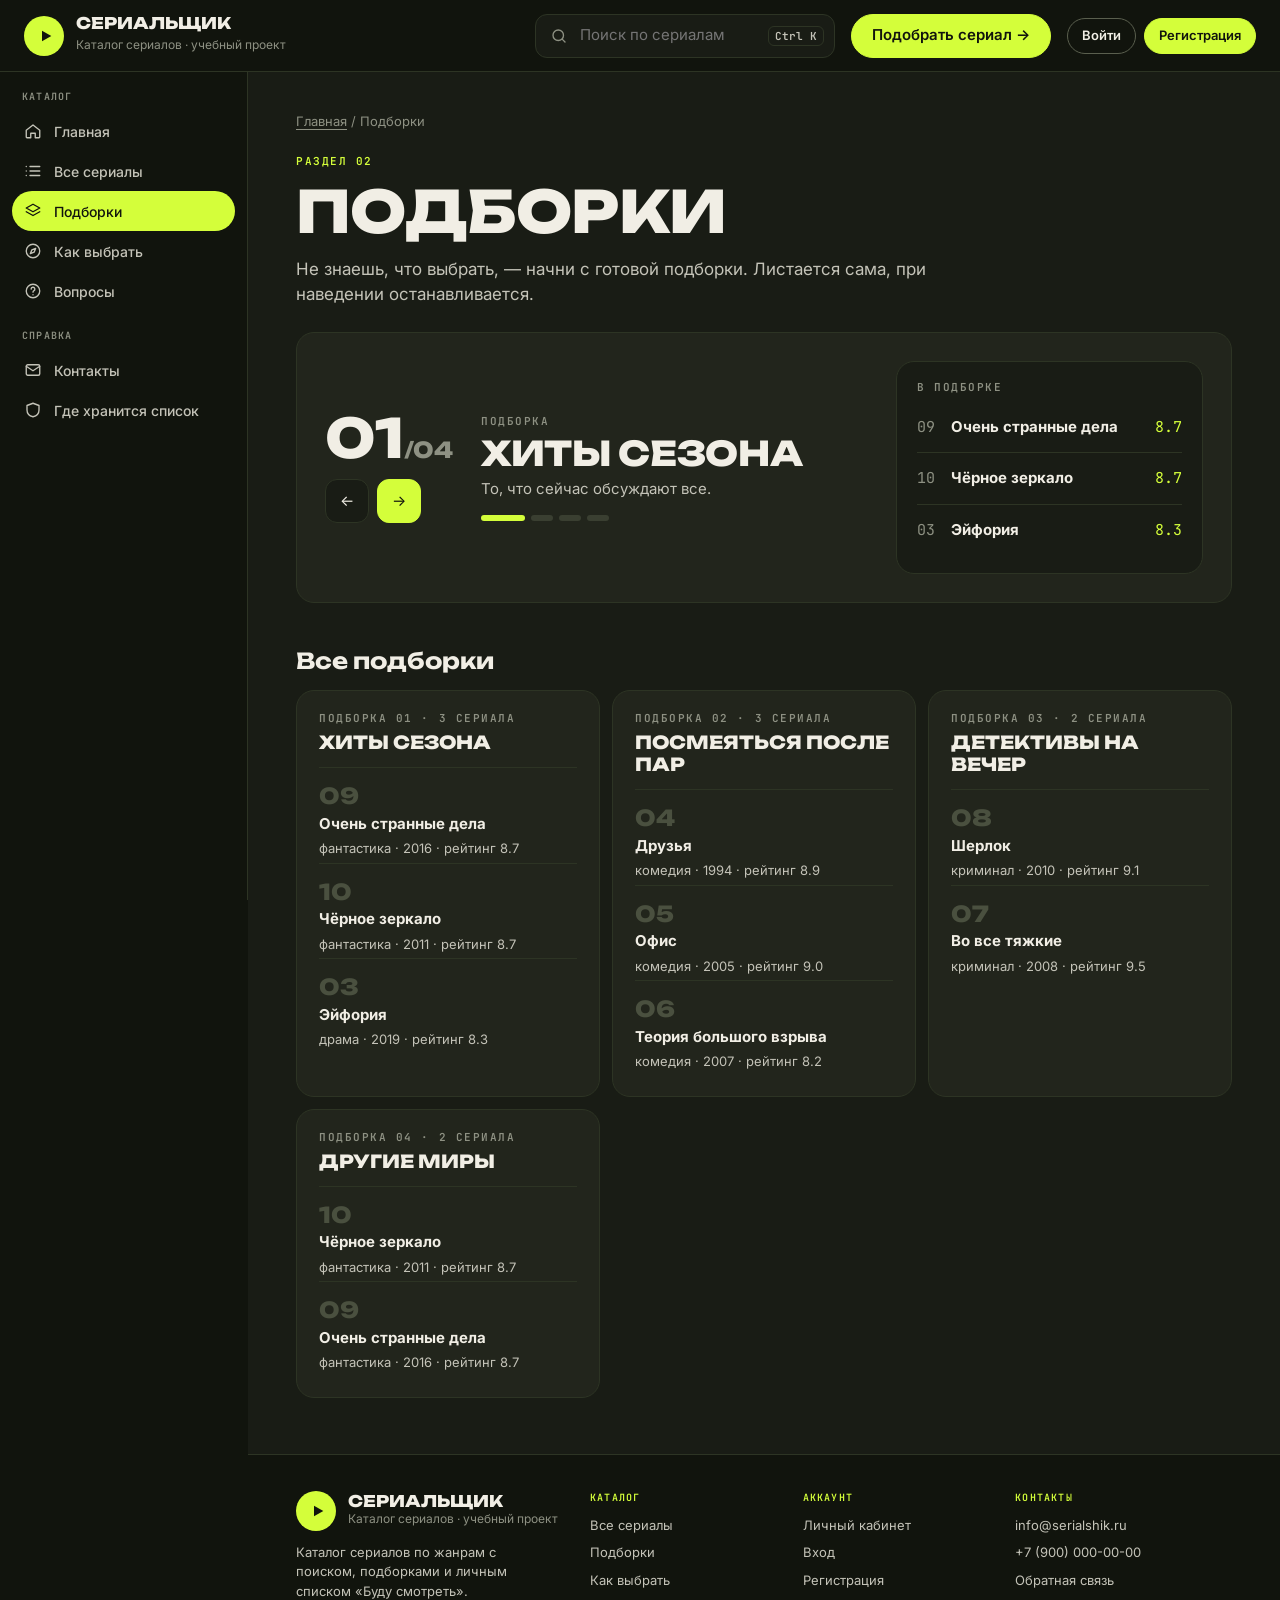
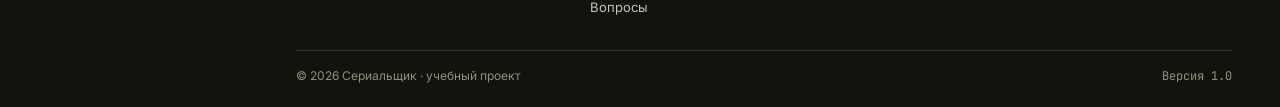
<file: collections.html>
<!DOCTYPE html>
<html lang="ru">
<head>
<meta charset="utf-8">
<meta name="viewport" content="width=device-width, initial-scale=1">
<title>Подборки — Сериальщик</title>
<link rel="preconnect" href="https://fonts.googleapis.com">
<link href="https://fonts.googleapis.com/css2?family=Inter:wght@400;500;600;700&family=JetBrains+Mono:wght@500;600&family=Unbounded:wght@600;800&display=swap" rel="stylesheet">
<link rel="stylesheet" href="css/style.css">
<!-- до отрисовки страницы отмечаем, вошёл ли пользователь, чтобы шапка не «мигала» -->
<script>try{var u=JSON.parse(localStorage.getItem('currentUser'));if(u)document.documentElement.classList.add('logged');}catch(e){}</script>
</head>
<body data-page="collections">
<svg width="0" height="0" style="position:absolute" aria-hidden="true">
  <symbol id="i-home" viewBox="0 0 24 24"><path d="M3 11l9-7 9 7v9a1 1 0 0 1-1 1h-5v-6H9v6H4a1 1 0 0 1-1-1z"/></symbol>
  <symbol id="i-list" viewBox="0 0 24 24"><path d="M8 6h13M8 12h13M8 18h13M3 6h.01M3 12h.01M3 18h.01"/></symbol>
  <symbol id="i-layers" viewBox="0 0 24 24"><path d="M12 3l9 5-9 5-9-5zM3 13l9 5 9-5"/></symbol>
  <symbol id="i-compass" viewBox="0 0 24 24"><circle cx="12" cy="12" r="9"/><path d="M15.5 8.5l-2 5-5 2 2-5z"/></symbol>
  <symbol id="i-help" viewBox="0 0 24 24"><circle cx="12" cy="12" r="9"/><path d="M9.5 9.5a2.5 2.5 0 1 1 3.5 2.3c-.7.3-1 .9-1 1.7M12 17h.01"/></symbol>
  <symbol id="i-grid" viewBox="0 0 24 24"><rect x="3" y="3" width="7" height="7" rx="1.5"/><rect x="14" y="3" width="7" height="7" rx="1.5"/><rect x="3" y="14" width="7" height="7" rx="1.5"/><rect x="14" y="14" width="7" height="7" rx="1.5"/></symbol>
  <symbol id="i-heart" viewBox="0 0 24 24"><path d="M12 20s-7.5-4.6-9.5-9C1 7.8 3 4.5 6.5 4.5c2.2 0 3.6 1.2 5.5 3.3 1.9-2.1 3.3-3.3 5.5-3.3C21 4.5 23 7.8 21.5 11 19.5 15.4 12 20 12 20z"/></symbol>
  <symbol id="i-user" viewBox="0 0 24 24"><circle cx="12" cy="8" r="4"/><path d="M4 21c1-4 4.5-6 8-6s7 2 8 6"/></symbol>
  <symbol id="i-mail" viewBox="0 0 24 24"><rect x="3" y="5" width="18" height="14" rx="2"/><path d="M3 7l9 6 9-6"/></symbol>
  <symbol id="i-shield" viewBox="0 0 24 24"><path d="M12 3l8 3v6c0 4.5-3.4 8-8 9-4.6-1-8-4.5-8-9V6z"/></symbol>
  <symbol id="i-search" viewBox="0 0 24 24"><circle cx="11" cy="11" r="7"/><path d="M20 20l-3.5-3.5"/></symbol>
  <symbol id="i-logout" viewBox="0 0 24 24"><path d="M9 4H5a1 1 0 0 0-1 1v14a1 1 0 0 0 1 1h4M15 8l4 4-4 4M19 12H9"/></symbol>
  <symbol id="i-menu" viewBox="0 0 24 24"><path d="M4 7h16M4 12h16M4 17h16"/></symbol>
  <symbol id="i-play" viewBox="0 0 24 24"><path d="M7 4l13 8-13 8z"/></symbol>
</svg>
<header class="top">
  <button type="button" class="icon-btn burger" id="burger" aria-label="Открыть меню"><svg class="i" aria-hidden="true"><use href="#i-menu"/></svg></button>
  <a href="index.html" class="logo">
    <span class="logo-mark"><svg aria-hidden="true" viewBox="0 0 24 24"><path d="M6 4l14 8-14 8z"/></svg></span>
    <span><b>Сериальщик</b><small>Каталог сериалов · учебный проект</small></span>
  </a>
  <label class="search"><svg class="i" aria-hidden="true"><use href="#i-search"/></svg><span class="sr">Поиск по сериалам</span><input id="topSearch" type="search" placeholder="Поиск по сериалам"><span class="kbd">Ctrl K</span></label>
  <a href="catalog.html" class="btn hide-md">Подобрать сериал →</a>
  <div class="acc">
    <button type="button" class="btn out sm acc-guest" data-auth="login">Войти</button>
    <button type="button" class="btn sm acc-guest acc-reg" data-auth="reg">Регистрация</button>
    <a href="cabinet.html" class="profile acc-user" id="hProfile" title="Личный кабинет" aria-label="Личный кабинет"><span class="ava" id="hAva"></span><span class="who"><b id="hName"></b><small>зритель</small></span><span class="badge" id="topBadge" style="display:none">0</span></a>
    <button type="button" class="icon-btn tip tip-r acc-user" id="logoutBtn" data-tip="Выйти" aria-label="Выйти"><svg class="i" aria-hidden="true"><use href="#i-logout"/></svg></button>
  </div>
</header>
<div class="layout">
<nav class="side" aria-label="Разделы сайта">
  <h4>Каталог</h4>
  <a href="index.html" data-p="home"><svg class="i" aria-hidden="true"><use href="#i-home"/></svg>Главная</a>
  <a href="catalog.html" data-p="catalog"><svg class="i" aria-hidden="true"><use href="#i-list"/></svg>Все сериалы</a>
  <a href="collections.html" data-p="collections" class="on" aria-current="page"><svg class="i" aria-hidden="true"><use href="#i-layers"/></svg>Подборки</a>
  <a href="howto.html" data-p="howto"><svg class="i" aria-hidden="true"><use href="#i-compass"/></svg>Как выбрать</a>
  <a href="faq.html" data-p="faq"><svg class="i" aria-hidden="true"><use href="#i-help"/></svg>Вопросы</a>
  <h4>Справка</h4>
  <a href="contacts.html" data-p="contacts"><svg class="i" aria-hidden="true"><use href="#i-mail"/></svg>Контакты</a>
  <a href="faq.html" data-p="privacy"><svg class="i" aria-hidden="true"><use href="#i-shield"/></svg>Где хранится список</a>
</nav>
<div class="content" id="content">
<main class="page" id="collections">
  <div class="crumbs"><a href="index.html">Главная</a> / Подборки</div>
  <div class="eyebrow">Раздел 02</div>
  <h1>Подборки</h1>
  <p class="lead">Не знаешь, что выбрать, — начни с готовой подборки. Листается сама, при наведении останавливается.</p>
  <div class="card slider" id="slider">
    <div style="flex:0 0 auto">
      <div class="cnt"><span id="slNum" style="color:var(--text);font-size:54px">01</span><span>/04</span></div>
      <div class="arr"><button type="button" class="icon-btn" id="slPrev" aria-label="Предыдущая подборка">←</button><button type="button" class="icon-btn" id="slNext" aria-label="Следующая подборка" style="background:var(--lime);color:#11140D;border-color:var(--lime)">→</button></div>
    </div>
    <div style="flex:1 1 320px">
      <div class="eyebrow" style="color:var(--muted);margin-bottom:8px">Подборка</div>
      <div class="h1" id="slTitle" style="font-size:34px;margin-bottom:8px"></div>
      <p id="slText" style="margin:0;color:var(--text2)"></p>
      <div class="dots" id="slDots"></div>
    </div>
    <div class="card" style="flex:1 1 240px;padding:18px 20px;background:var(--main)">
      <div class="eyebrow" style="color:var(--muted);margin-bottom:8px">В подборке</div>
      <div id="slList"></div>
    </div>
  </div>
  <div class="sec-head"><h2>Все подборки</h2></div>
  <div class="stages" id="colGrid"></div>
</main>
<footer>
  <div class="fcols">
    <div>
      <a href="index.html" class="logo" style="margin-bottom:12px;color:var(--text)"><span class="logo-mark"><svg aria-hidden="true" viewBox="0 0 24 24"><path d="M6 4l14 8-14 8z"/></svg></span><span><b>Сериальщик</b><small>Каталог сериалов · учебный проект</small></span></a>
      <span>Каталог сериалов по жанрам с поиском, подборками и личным списком «Буду смотреть».</span>
    </div>
    <div><h5>Каталог</h5><a href="catalog.html">Все сериалы</a><a href="collections.html">Подборки</a><a href="howto.html">Как выбрать</a><a href="faq.html">Вопросы</a></div>
    <div><h5>Аккаунт</h5><a href="cabinet.html">Личный кабинет</a><a href="#" data-auth="login">Вход</a><a href="#" data-auth="reg">Регистрация</a></div>
    <div><h5>Контакты</h5><a href="mailto:info@serialshik.ru">info@serialshik.ru</a><a href="tel:+79000000000">+7 (900) 000-00-00</a><a href="contacts.html">Обратная связь</a></div>
  </div>
  <div class="fbottom"><span>© 2026 Сериальщик · учебный проект</span><span class="mono">Версия 1.0</span></div>
</footer>
</div>
</div>
<div class="toasts" id="toasts" aria-live="polite"></div>
<div class="overlay" id="authOverlay" aria-hidden="true">
  <div class="auth" role="dialog" aria-modal="true" aria-labelledby="authTitle">
    <div class="auth-head">
      <span class="logo-mark"><svg aria-hidden="true" viewBox="0 0 24 24"><path d="M6 4l14 8-14 8z"/></svg></span>
      <div><b id="authTitle">Сериальщик</b><small>Каталог сериалов</small></div>
      <button type="button" class="auth-x" id="authClose" aria-label="Закрыть">×</button>
    </div>
    <div class="seg" role="tablist" aria-label="Вход или регистрация">
      <button type="button" role="tab" data-mode="login">Вход</button>
      <button type="button" role="tab" data-mode="reg">Регистрация</button>
    </div>
    <div class="notice" id="authNotice" style="display:none"></div>
    <form class="af" id="loginForm" novalidate>
      <div><label for="lLogin">Логин</label><input class="field" id="lLogin" type="text" autocomplete="username"><span class="err" id="eLLogin"></span></div>
      <div><label for="lPass">Пароль</label><input class="field" id="lPass" type="password" autocomplete="current-password"><span class="err" id="eLPass"></span></div>
      <button type="submit" class="btn-wide">Войти</button>
      <p class="auth-note">Нет учётной записи? <button type="button" data-mode="reg">Зарегистрироваться</button></p>
    </form>
    <form class="af" id="regForm" novalidate>
      <div><label for="rName">ФИО</label><input class="field" id="rName" type="text" placeholder="Иванова Анна Сергеевна" autocomplete="name"><span class="err" id="eRName"></span></div>
      <div class="pair">
        <div><label for="rLogin">Логин</label><input class="field" id="rLogin" type="text" placeholder="от 3 символов" autocomplete="username"><span class="err" id="eRLogin"></span></div>
        <div><label for="rMail">Почта</label><input class="field" id="rMail" type="email" placeholder="name@mail.ru" autocomplete="email"><span class="err" id="eRMail"></span></div>
      </div>
      <div class="pair">
        <div><label for="rPass">Пароль</label><input class="field" id="rPass" type="password" placeholder="от 6 символов" autocomplete="new-password"><span class="err" id="eRPass"></span></div>
        <div><label for="rPass2">Повтор пароля</label><input class="field" id="rPass2" type="password" autocomplete="new-password"><span class="err" id="eRPass2"></span></div>
      </div>
      <div><label for="rCap">Введите символы с картинки</label>
        <div class="captcha">
          <canvas id="capCanvas" width="264" height="88" role="img" aria-label="Картинка с символами для проверки"></canvas>
          <button type="button" class="icon-btn" id="capNew" aria-label="Обновить картинку"><svg class="i" aria-hidden="true"><path d="M20 12a8 8 0 1 1-2.3-5.6M20 4v5h-5"/></svg></button>
          <input class="field" id="rCap" type="text" placeholder="•••••" maxlength="5" autocomplete="off">
        </div>
        <span class="err" id="eRCap"></span>
      </div>
      <label style="display:flex;align-items:center;gap:10px;font-weight:400"><input type="checkbox" id="rAgree" style="width:18px;height:18px;accent-color:#D4FE3A">Согласен с правилами сайта</label>
      <span class="err" id="eRAgree" style="margin-top:-6px"></span>
      <button type="submit" class="btn-wide">Зарегистрироваться</button>
      <p class="auth-note">Новая учётная запись получает роль «зритель». Уже есть аккаунт? <button type="button" data-mode="login">Войти</button></p>
    </form>
    <form class="af" id="confirmForm" novalidate style="display:none">
      <div class="confirm-ico"><svg class="i" aria-hidden="true"><use href="#i-mail"/></svg></div>
      <p class="confirm-title">Подтвердите почту</p>
      <p class="confirm-text">Мы отправили 6-значный код на <b id="cMail" style="color:var(--text)"></b></p>
      <fieldset style="border:0;padding:0;margin:0">
        <legend class="sr">Код из письма, 6 цифр</legend>
        <div class="code" id="codeBoxes">
          <label class="sr" for="c1">Цифра 1</label><input id="c1" inputmode="numeric" maxlength="1">
          <label class="sr" for="c2">Цифра 2</label><input id="c2" inputmode="numeric" maxlength="1">
          <label class="sr" for="c3">Цифра 3</label><input id="c3" inputmode="numeric" maxlength="1">
          <label class="sr" for="c4">Цифра 4</label><input id="c4" inputmode="numeric" maxlength="1">
          <label class="sr" for="c5">Цифра 5</label><input id="c5" inputmode="numeric" maxlength="1">
          <label class="sr" for="c6">Цифра 6</label><input id="c6" inputmode="numeric" maxlength="1">
        </div>
      </fieldset>
      <span class="err" id="eCode" style="text-align:center"></span>
      <button type="submit" class="btn-wide">Подтвердить</button>
      <p class="resend">Не пришло письмо? <button type="button" id="resend" disabled>Отправить ещё раз через 30 с</button></p>
      <p class="resend" style="margin-top:4px"><button type="button" class="linkbtn" id="backToReg">← Изменить данные</button></p>
    </form>
  </div>
</div>

<script src="js/data.js"></script>
<script src="js/layout.js"></script>
<script src="js/toast.js"></script>
<script src="js/auth.js"></script>
<script src="js/main.js"></script>
</body>
</html>
</file>
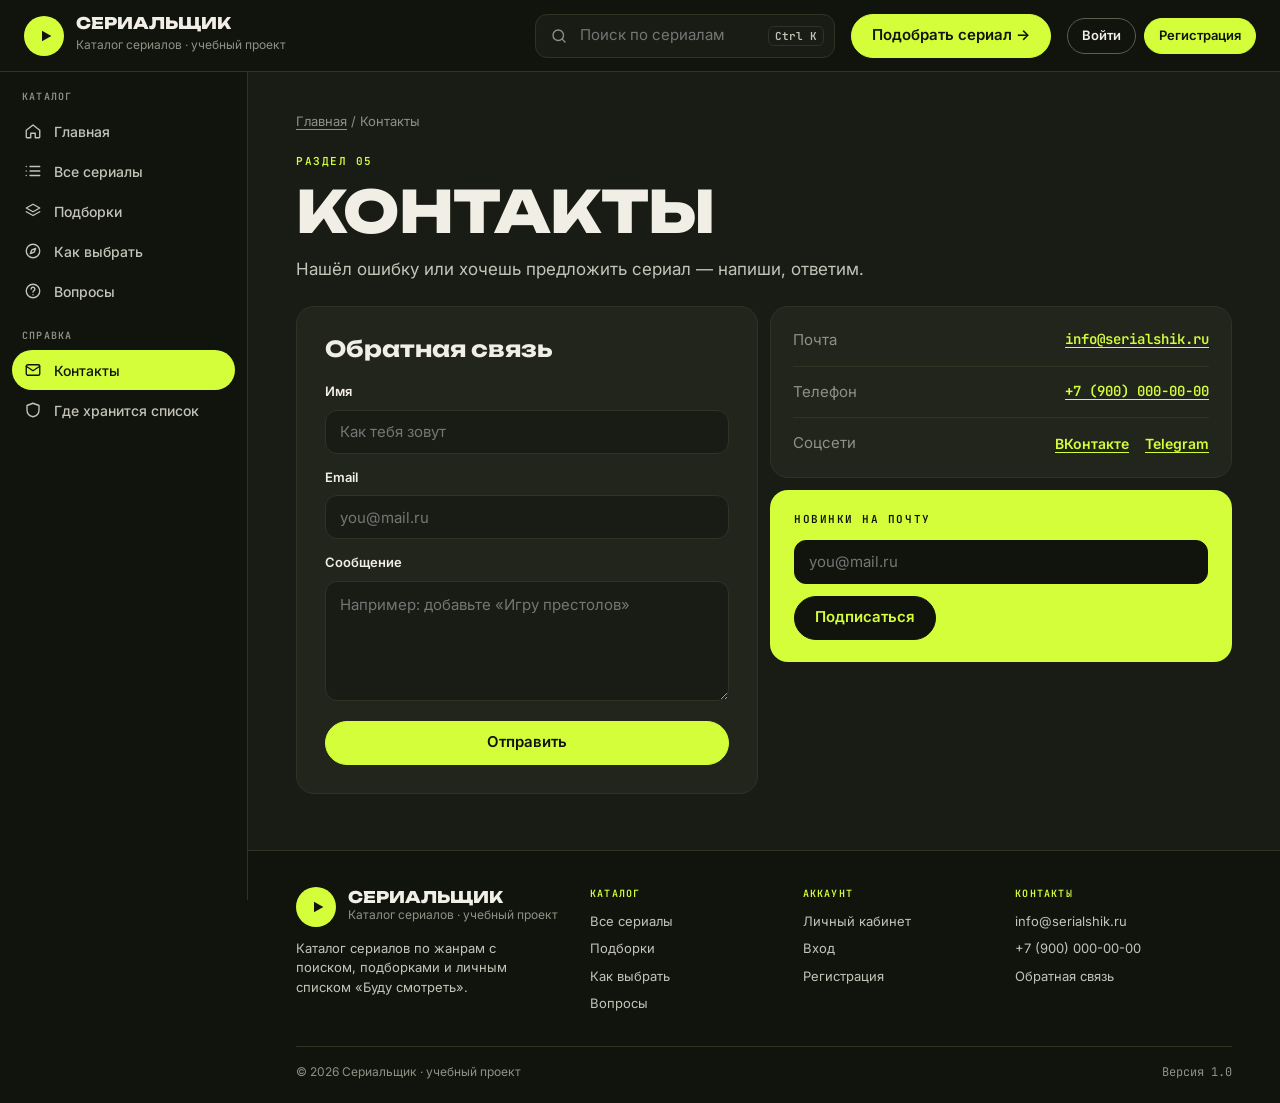
<file: contacts.html>
<!DOCTYPE html>
<html lang="ru">
<head>
<meta charset="utf-8">
<meta name="viewport" content="width=device-width, initial-scale=1">
<title>Контакты — Сериальщик</title>
<link rel="preconnect" href="https://fonts.googleapis.com">
<link href="https://fonts.googleapis.com/css2?family=Inter:wght@400;500;600;700&family=JetBrains+Mono:wght@500;600&family=Unbounded:wght@600;800&display=swap" rel="stylesheet">
<link rel="stylesheet" href="css/style.css">
<!-- до отрисовки страницы отмечаем, вошёл ли пользователь, чтобы шапка не «мигала» -->
<script>try{var u=JSON.parse(localStorage.getItem('currentUser'));if(u)document.documentElement.classList.add('logged');}catch(e){}</script>
</head>
<body data-page="contacts">
<svg width="0" height="0" style="position:absolute" aria-hidden="true">
  <symbol id="i-home" viewBox="0 0 24 24"><path d="M3 11l9-7 9 7v9a1 1 0 0 1-1 1h-5v-6H9v6H4a1 1 0 0 1-1-1z"/></symbol>
  <symbol id="i-list" viewBox="0 0 24 24"><path d="M8 6h13M8 12h13M8 18h13M3 6h.01M3 12h.01M3 18h.01"/></symbol>
  <symbol id="i-layers" viewBox="0 0 24 24"><path d="M12 3l9 5-9 5-9-5zM3 13l9 5 9-5"/></symbol>
  <symbol id="i-compass" viewBox="0 0 24 24"><circle cx="12" cy="12" r="9"/><path d="M15.5 8.5l-2 5-5 2 2-5z"/></symbol>
  <symbol id="i-help" viewBox="0 0 24 24"><circle cx="12" cy="12" r="9"/><path d="M9.5 9.5a2.5 2.5 0 1 1 3.5 2.3c-.7.3-1 .9-1 1.7M12 17h.01"/></symbol>
  <symbol id="i-grid" viewBox="0 0 24 24"><rect x="3" y="3" width="7" height="7" rx="1.5"/><rect x="14" y="3" width="7" height="7" rx="1.5"/><rect x="3" y="14" width="7" height="7" rx="1.5"/><rect x="14" y="14" width="7" height="7" rx="1.5"/></symbol>
  <symbol id="i-heart" viewBox="0 0 24 24"><path d="M12 20s-7.5-4.6-9.5-9C1 7.8 3 4.5 6.5 4.5c2.2 0 3.6 1.2 5.5 3.3 1.9-2.1 3.3-3.3 5.5-3.3C21 4.5 23 7.8 21.5 11 19.5 15.4 12 20 12 20z"/></symbol>
  <symbol id="i-user" viewBox="0 0 24 24"><circle cx="12" cy="8" r="4"/><path d="M4 21c1-4 4.5-6 8-6s7 2 8 6"/></symbol>
  <symbol id="i-mail" viewBox="0 0 24 24"><rect x="3" y="5" width="18" height="14" rx="2"/><path d="M3 7l9 6 9-6"/></symbol>
  <symbol id="i-shield" viewBox="0 0 24 24"><path d="M12 3l8 3v6c0 4.5-3.4 8-8 9-4.6-1-8-4.5-8-9V6z"/></symbol>
  <symbol id="i-search" viewBox="0 0 24 24"><circle cx="11" cy="11" r="7"/><path d="M20 20l-3.5-3.5"/></symbol>
  <symbol id="i-logout" viewBox="0 0 24 24"><path d="M9 4H5a1 1 0 0 0-1 1v14a1 1 0 0 0 1 1h4M15 8l4 4-4 4M19 12H9"/></symbol>
  <symbol id="i-menu" viewBox="0 0 24 24"><path d="M4 7h16M4 12h16M4 17h16"/></symbol>
  <symbol id="i-play" viewBox="0 0 24 24"><path d="M7 4l13 8-13 8z"/></symbol>
</svg>
<header class="top">
  <button type="button" class="icon-btn burger" id="burger" aria-label="Открыть меню"><svg class="i" aria-hidden="true"><use href="#i-menu"/></svg></button>
  <a href="index.html" class="logo">
    <span class="logo-mark"><svg aria-hidden="true" viewBox="0 0 24 24"><path d="M6 4l14 8-14 8z"/></svg></span>
    <span><b>Сериальщик</b><small>Каталог сериалов · учебный проект</small></span>
  </a>
  <label class="search"><svg class="i" aria-hidden="true"><use href="#i-search"/></svg><span class="sr">Поиск по сериалам</span><input id="topSearch" type="search" placeholder="Поиск по сериалам"><span class="kbd">Ctrl K</span></label>
  <a href="catalog.html" class="btn hide-md">Подобрать сериал →</a>
  <div class="acc">
    <button type="button" class="btn out sm acc-guest" data-auth="login">Войти</button>
    <button type="button" class="btn sm acc-guest acc-reg" data-auth="reg">Регистрация</button>
    <a href="cabinet.html" class="profile acc-user" id="hProfile" title="Личный кабинет" aria-label="Личный кабинет"><span class="ava" id="hAva"></span><span class="who"><b id="hName"></b><small>зритель</small></span><span class="badge" id="topBadge" style="display:none">0</span></a>
    <button type="button" class="icon-btn tip tip-r acc-user" id="logoutBtn" data-tip="Выйти" aria-label="Выйти"><svg class="i" aria-hidden="true"><use href="#i-logout"/></svg></button>
  </div>
</header>
<div class="layout">
<nav class="side" aria-label="Разделы сайта">
  <h4>Каталог</h4>
  <a href="index.html" data-p="home"><svg class="i" aria-hidden="true"><use href="#i-home"/></svg>Главная</a>
  <a href="catalog.html" data-p="catalog"><svg class="i" aria-hidden="true"><use href="#i-list"/></svg>Все сериалы</a>
  <a href="collections.html" data-p="collections"><svg class="i" aria-hidden="true"><use href="#i-layers"/></svg>Подборки</a>
  <a href="howto.html" data-p="howto"><svg class="i" aria-hidden="true"><use href="#i-compass"/></svg>Как выбрать</a>
  <a href="faq.html" data-p="faq"><svg class="i" aria-hidden="true"><use href="#i-help"/></svg>Вопросы</a>
  <h4>Справка</h4>
  <a href="contacts.html" data-p="contacts" class="on" aria-current="page"><svg class="i" aria-hidden="true"><use href="#i-mail"/></svg>Контакты</a>
  <a href="faq.html" data-p="privacy"><svg class="i" aria-hidden="true"><use href="#i-shield"/></svg>Где хранится список</a>
</nav>
<div class="content" id="content">
<main class="page" id="contacts">
  <div class="crumbs"><a href="index.html">Главная</a> / Контакты</div>
  <div class="eyebrow">Раздел 05</div>
  <h1>Контакты</h1>
  <p class="lead">Нашёл ошибку или хочешь предложить сериал — напиши, ответим.</p>
  <div class="two">
    <form class="card form" novalidate>
      <h2 style="margin-bottom:6px">Обратная связь</h2>
      <label for="cn">Имя</label><input class="field" id="cn" type="text" placeholder="Как тебя зовут">
      <label for="ce">Email</label><input class="field" id="ce" type="email" placeholder="you@mail.ru">
      <label for="cm">Сообщение</label><textarea class="field" id="cm" placeholder="Например: добавьте «Игру престолов»"></textarea>
      <button type="submit" class="btn" style="margin-top:12px">Отправить</button>
    </form>
    <div style="display:flex;flex-direction:column;gap:12px">
      <div class="card" style="padding:8px 22px">
        <div class="kv"><span class="muted">Почта</span><a href="mailto:info@serialshik.ru" class="mono link">info@serialshik.ru</a></div>
        <div class="kv"><span class="muted">Телефон</span><a href="tel:+79000000000" class="mono link">+7 (900) 000-00-00</a></div>
        <div class="kv"><span class="muted">Соцсети</span><span class="row" style="gap:16px"><a href="https://vk.com/" class="link" target="_blank" rel="noopener">ВКонтакте</a><a href="https://t.me/" class="link" target="_blank" rel="noopener">Telegram</a></span></div>
      </div>
      <div class="card" style="padding:22px 24px;background:var(--lime);color:#11140D;border:0">
        <div class="eyebrow" style="color:#11140D">Новинки на почту</div>
        <form class="row" novalidate><label for="sub" class="sr">Email для подписки</label><input class="field" id="sub" type="email" placeholder="you@mail.ru" style="flex:1 1 180px;background:#11140D;border-color:#11140D"><button type="submit" class="btn" style="background:#11140D;color:var(--lime);border-color:#11140D">Подписаться</button></form>
      </div>
    </div>
  </div>
</main>
<footer>
  <div class="fcols">
    <div>
      <a href="index.html" class="logo" style="margin-bottom:12px;color:var(--text)"><span class="logo-mark"><svg aria-hidden="true" viewBox="0 0 24 24"><path d="M6 4l14 8-14 8z"/></svg></span><span><b>Сериальщик</b><small>Каталог сериалов · учебный проект</small></span></a>
      <span>Каталог сериалов по жанрам с поиском, подборками и личным списком «Буду смотреть».</span>
    </div>
    <div><h5>Каталог</h5><a href="catalog.html">Все сериалы</a><a href="collections.html">Подборки</a><a href="howto.html">Как выбрать</a><a href="faq.html">Вопросы</a></div>
    <div><h5>Аккаунт</h5><a href="cabinet.html">Личный кабинет</a><a href="#" data-auth="login">Вход</a><a href="#" data-auth="reg">Регистрация</a></div>
    <div><h5>Контакты</h5><a href="mailto:info@serialshik.ru">info@serialshik.ru</a><a href="tel:+79000000000">+7 (900) 000-00-00</a><a href="contacts.html">Обратная связь</a></div>
  </div>
  <div class="fbottom"><span>© 2026 Сериальщик · учебный проект</span><span class="mono">Версия 1.0</span></div>
</footer>
</div>
</div>
<div class="toasts" id="toasts" aria-live="polite"></div>
<div class="overlay" id="authOverlay" aria-hidden="true">
  <div class="auth" role="dialog" aria-modal="true" aria-labelledby="authTitle">
    <div class="auth-head">
      <span class="logo-mark"><svg aria-hidden="true" viewBox="0 0 24 24"><path d="M6 4l14 8-14 8z"/></svg></span>
      <div><b id="authTitle">Сериальщик</b><small>Каталог сериалов</small></div>
      <button type="button" class="auth-x" id="authClose" aria-label="Закрыть">×</button>
    </div>
    <div class="seg" role="tablist" aria-label="Вход или регистрация">
      <button type="button" role="tab" data-mode="login">Вход</button>
      <button type="button" role="tab" data-mode="reg">Регистрация</button>
    </div>
    <div class="notice" id="authNotice" style="display:none"></div>
    <form class="af" id="loginForm" novalidate>
      <div><label for="lLogin">Логин</label><input class="field" id="lLogin" type="text" autocomplete="username"><span class="err" id="eLLogin"></span></div>
      <div><label for="lPass">Пароль</label><input class="field" id="lPass" type="password" autocomplete="current-password"><span class="err" id="eLPass"></span></div>
      <button type="submit" class="btn-wide">Войти</button>
      <p class="auth-note">Нет учётной записи? <button type="button" data-mode="reg">Зарегистрироваться</button></p>
    </form>
    <form class="af" id="regForm" novalidate>
      <div><label for="rName">ФИО</label><input class="field" id="rName" type="text" placeholder="Иванова Анна Сергеевна" autocomplete="name"><span class="err" id="eRName"></span></div>
      <div class="pair">
        <div><label for="rLogin">Логин</label><input class="field" id="rLogin" type="text" placeholder="от 3 символов" autocomplete="username"><span class="err" id="eRLogin"></span></div>
        <div><label for="rMail">Почта</label><input class="field" id="rMail" type="email" placeholder="name@mail.ru" autocomplete="email"><span class="err" id="eRMail"></span></div>
      </div>
      <div class="pair">
        <div><label for="rPass">Пароль</label><input class="field" id="rPass" type="password" placeholder="от 6 символов" autocomplete="new-password"><span class="err" id="eRPass"></span></div>
        <div><label for="rPass2">Повтор пароля</label><input class="field" id="rPass2" type="password" autocomplete="new-password"><span class="err" id="eRPass2"></span></div>
      </div>
      <div><label for="rCap">Введите символы с картинки</label>
        <div class="captcha">
          <canvas id="capCanvas" width="264" height="88" role="img" aria-label="Картинка с символами для проверки"></canvas>
          <button type="button" class="icon-btn" id="capNew" aria-label="Обновить картинку"><svg class="i" aria-hidden="true"><path d="M20 12a8 8 0 1 1-2.3-5.6M20 4v5h-5"/></svg></button>
          <input class="field" id="rCap" type="text" placeholder="•••••" maxlength="5" autocomplete="off">
        </div>
        <span class="err" id="eRCap"></span>
      </div>
      <label style="display:flex;align-items:center;gap:10px;font-weight:400"><input type="checkbox" id="rAgree" style="width:18px;height:18px;accent-color:#D4FE3A">Согласен с правилами сайта</label>
      <span class="err" id="eRAgree" style="margin-top:-6px"></span>
      <button type="submit" class="btn-wide">Зарегистрироваться</button>
      <p class="auth-note">Новая учётная запись получает роль «зритель». Уже есть аккаунт? <button type="button" data-mode="login">Войти</button></p>
    </form>
    <form class="af" id="confirmForm" novalidate style="display:none">
      <div class="confirm-ico"><svg class="i" aria-hidden="true"><use href="#i-mail"/></svg></div>
      <p class="confirm-title">Подтвердите почту</p>
      <p class="confirm-text">Мы отправили 6-значный код на <b id="cMail" style="color:var(--text)"></b></p>
      <fieldset style="border:0;padding:0;margin:0">
        <legend class="sr">Код из письма, 6 цифр</legend>
        <div class="code" id="codeBoxes">
          <label class="sr" for="c1">Цифра 1</label><input id="c1" inputmode="numeric" maxlength="1">
          <label class="sr" for="c2">Цифра 2</label><input id="c2" inputmode="numeric" maxlength="1">
          <label class="sr" for="c3">Цифра 3</label><input id="c3" inputmode="numeric" maxlength="1">
          <label class="sr" for="c4">Цифра 4</label><input id="c4" inputmode="numeric" maxlength="1">
          <label class="sr" for="c5">Цифра 5</label><input id="c5" inputmode="numeric" maxlength="1">
          <label class="sr" for="c6">Цифра 6</label><input id="c6" inputmode="numeric" maxlength="1">
        </div>
      </fieldset>
      <span class="err" id="eCode" style="text-align:center"></span>
      <button type="submit" class="btn-wide">Подтвердить</button>
      <p class="resend">Не пришло письмо? <button type="button" id="resend" disabled>Отправить ещё раз через 30 с</button></p>
      <p class="resend" style="margin-top:4px"><button type="button" class="linkbtn" id="backToReg">← Изменить данные</button></p>
    </form>
  </div>
</div>

<script src="js/data.js"></script>
<script src="js/layout.js"></script>
<script src="js/toast.js"></script>
<script src="js/auth.js"></script>
<script src="js/main.js"></script>
</body>
</html>
</file>
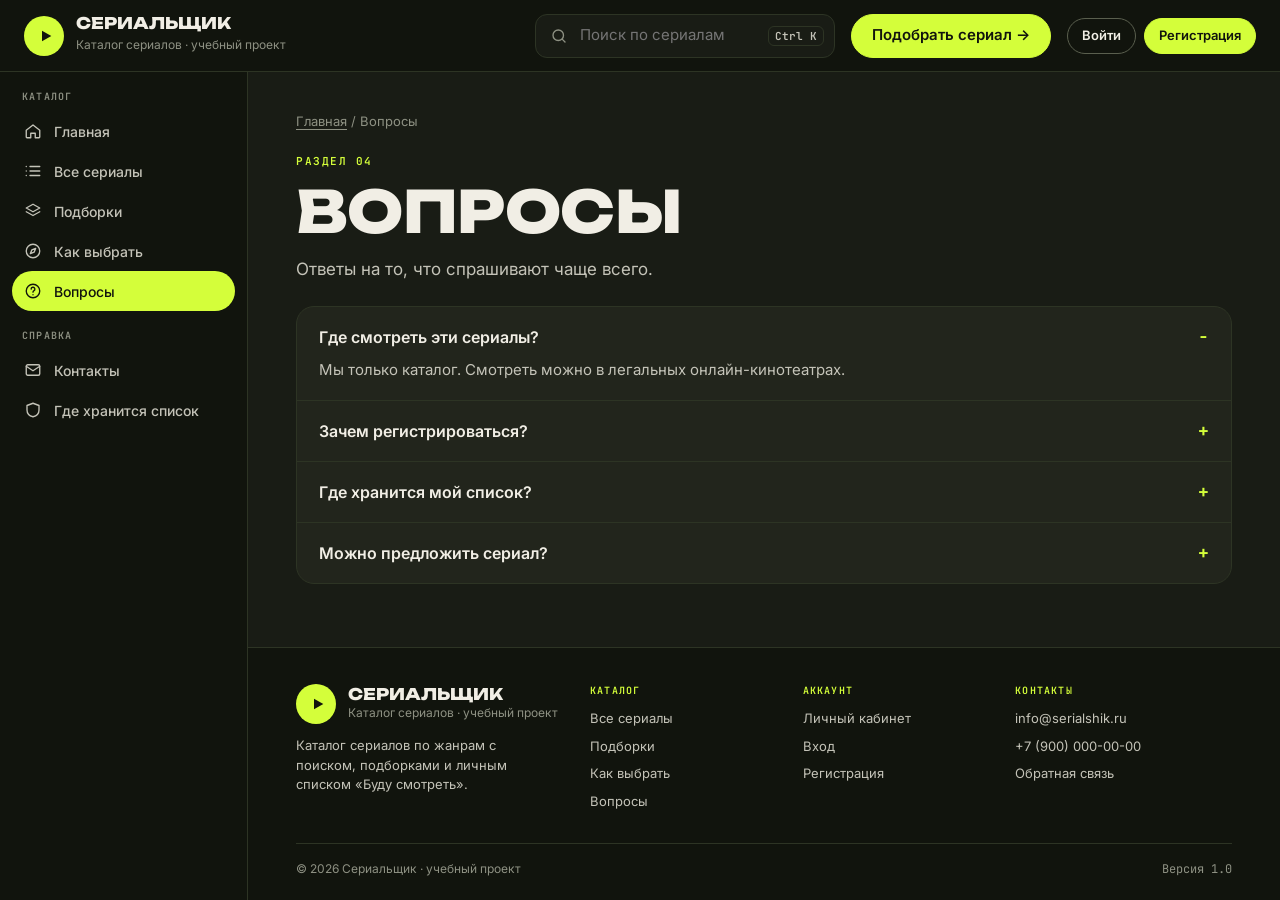
<file: faq.html>
<!DOCTYPE html>
<html lang="ru">
<head>
<meta charset="utf-8">
<meta name="viewport" content="width=device-width, initial-scale=1">
<title>Вопросы — Сериальщик</title>
<link rel="preconnect" href="https://fonts.googleapis.com">
<link href="https://fonts.googleapis.com/css2?family=Inter:wght@400;500;600;700&family=JetBrains+Mono:wght@500;600&family=Unbounded:wght@600;800&display=swap" rel="stylesheet">
<link rel="stylesheet" href="css/style.css">
<!-- до отрисовки страницы отмечаем, вошёл ли пользователь, чтобы шапка не «мигала» -->
<script>try{var u=JSON.parse(localStorage.getItem('currentUser'));if(u)document.documentElement.classList.add('logged');}catch(e){}</script>
</head>
<body data-page="faq">
<svg width="0" height="0" style="position:absolute" aria-hidden="true">
  <symbol id="i-home" viewBox="0 0 24 24"><path d="M3 11l9-7 9 7v9a1 1 0 0 1-1 1h-5v-6H9v6H4a1 1 0 0 1-1-1z"/></symbol>
  <symbol id="i-list" viewBox="0 0 24 24"><path d="M8 6h13M8 12h13M8 18h13M3 6h.01M3 12h.01M3 18h.01"/></symbol>
  <symbol id="i-layers" viewBox="0 0 24 24"><path d="M12 3l9 5-9 5-9-5zM3 13l9 5 9-5"/></symbol>
  <symbol id="i-compass" viewBox="0 0 24 24"><circle cx="12" cy="12" r="9"/><path d="M15.5 8.5l-2 5-5 2 2-5z"/></symbol>
  <symbol id="i-help" viewBox="0 0 24 24"><circle cx="12" cy="12" r="9"/><path d="M9.5 9.5a2.5 2.5 0 1 1 3.5 2.3c-.7.3-1 .9-1 1.7M12 17h.01"/></symbol>
  <symbol id="i-grid" viewBox="0 0 24 24"><rect x="3" y="3" width="7" height="7" rx="1.5"/><rect x="14" y="3" width="7" height="7" rx="1.5"/><rect x="3" y="14" width="7" height="7" rx="1.5"/><rect x="14" y="14" width="7" height="7" rx="1.5"/></symbol>
  <symbol id="i-heart" viewBox="0 0 24 24"><path d="M12 20s-7.5-4.6-9.5-9C1 7.8 3 4.5 6.5 4.5c2.2 0 3.6 1.2 5.5 3.3 1.9-2.1 3.3-3.3 5.5-3.3C21 4.5 23 7.8 21.5 11 19.5 15.4 12 20 12 20z"/></symbol>
  <symbol id="i-user" viewBox="0 0 24 24"><circle cx="12" cy="8" r="4"/><path d="M4 21c1-4 4.5-6 8-6s7 2 8 6"/></symbol>
  <symbol id="i-mail" viewBox="0 0 24 24"><rect x="3" y="5" width="18" height="14" rx="2"/><path d="M3 7l9 6 9-6"/></symbol>
  <symbol id="i-shield" viewBox="0 0 24 24"><path d="M12 3l8 3v6c0 4.5-3.4 8-8 9-4.6-1-8-4.5-8-9V6z"/></symbol>
  <symbol id="i-search" viewBox="0 0 24 24"><circle cx="11" cy="11" r="7"/><path d="M20 20l-3.5-3.5"/></symbol>
  <symbol id="i-logout" viewBox="0 0 24 24"><path d="M9 4H5a1 1 0 0 0-1 1v14a1 1 0 0 0 1 1h4M15 8l4 4-4 4M19 12H9"/></symbol>
  <symbol id="i-menu" viewBox="0 0 24 24"><path d="M4 7h16M4 12h16M4 17h16"/></symbol>
  <symbol id="i-play" viewBox="0 0 24 24"><path d="M7 4l13 8-13 8z"/></symbol>
</svg>
<header class="top">
  <button type="button" class="icon-btn burger" id="burger" aria-label="Открыть меню"><svg class="i" aria-hidden="true"><use href="#i-menu"/></svg></button>
  <a href="index.html" class="logo">
    <span class="logo-mark"><svg aria-hidden="true" viewBox="0 0 24 24"><path d="M6 4l14 8-14 8z"/></svg></span>
    <span><b>Сериальщик</b><small>Каталог сериалов · учебный проект</small></span>
  </a>
  <label class="search"><svg class="i" aria-hidden="true"><use href="#i-search"/></svg><span class="sr">Поиск по сериалам</span><input id="topSearch" type="search" placeholder="Поиск по сериалам"><span class="kbd">Ctrl K</span></label>
  <a href="catalog.html" class="btn hide-md">Подобрать сериал →</a>
  <div class="acc">
    <button type="button" class="btn out sm acc-guest" data-auth="login">Войти</button>
    <button type="button" class="btn sm acc-guest acc-reg" data-auth="reg">Регистрация</button>
    <a href="cabinet.html" class="profile acc-user" id="hProfile" title="Личный кабинет" aria-label="Личный кабинет"><span class="ava" id="hAva"></span><span class="who"><b id="hName"></b><small>зритель</small></span><span class="badge" id="topBadge" style="display:none">0</span></a>
    <button type="button" class="icon-btn tip tip-r acc-user" id="logoutBtn" data-tip="Выйти" aria-label="Выйти"><svg class="i" aria-hidden="true"><use href="#i-logout"/></svg></button>
  </div>
</header>
<div class="layout">
<nav class="side" aria-label="Разделы сайта">
  <h4>Каталог</h4>
  <a href="index.html" data-p="home"><svg class="i" aria-hidden="true"><use href="#i-home"/></svg>Главная</a>
  <a href="catalog.html" data-p="catalog"><svg class="i" aria-hidden="true"><use href="#i-list"/></svg>Все сериалы</a>
  <a href="collections.html" data-p="collections"><svg class="i" aria-hidden="true"><use href="#i-layers"/></svg>Подборки</a>
  <a href="howto.html" data-p="howto"><svg class="i" aria-hidden="true"><use href="#i-compass"/></svg>Как выбрать</a>
  <a href="faq.html" data-p="faq" class="on" aria-current="page"><svg class="i" aria-hidden="true"><use href="#i-help"/></svg>Вопросы</a>
  <h4>Справка</h4>
  <a href="contacts.html" data-p="contacts"><svg class="i" aria-hidden="true"><use href="#i-mail"/></svg>Контакты</a>
  <a href="faq.html" data-p="privacy"><svg class="i" aria-hidden="true"><use href="#i-shield"/></svg>Где хранится список</a>
</nav>
<div class="content" id="content">
<main class="page" id="faq">
  <div class="crumbs"><a href="index.html">Главная</a> / Вопросы</div>
  <div class="eyebrow">Раздел 04</div>
  <h1>Вопросы</h1>
  <p class="lead">Ответы на то, что спрашивают чаще всего.</p>
  <div class="card">
    <details open><summary>Где смотреть эти сериалы?</summary><p>Мы только каталог. Смотреть можно в легальных онлайн-кинотеатрах.</p></details>
    <details><summary>Зачем регистрироваться?</summary><p>Чтобы сохранять сериалы в список «Буду смотреть» и видеть его в личном кабинете. Каталог открыт и без входа.</p></details>
    <details><summary>Где хранится мой список?</summary><p>В браузере, в localStorage. Аккаунты и списки хранятся в браузере (localStorage), сервера нет. Если почистить данные сайта или зайти с другого устройства, их там не будет.</p></details>
    <details><summary>Можно предложить сериал?</summary><p>Да, через форму на странице «Контакты».</p></details>
  </div>
</main>
<footer>
  <div class="fcols">
    <div>
      <a href="index.html" class="logo" style="margin-bottom:12px;color:var(--text)"><span class="logo-mark"><svg aria-hidden="true" viewBox="0 0 24 24"><path d="M6 4l14 8-14 8z"/></svg></span><span><b>Сериальщик</b><small>Каталог сериалов · учебный проект</small></span></a>
      <span>Каталог сериалов по жанрам с поиском, подборками и личным списком «Буду смотреть».</span>
    </div>
    <div><h5>Каталог</h5><a href="catalog.html">Все сериалы</a><a href="collections.html">Подборки</a><a href="howto.html">Как выбрать</a><a href="faq.html">Вопросы</a></div>
    <div><h5>Аккаунт</h5><a href="cabinet.html">Личный кабинет</a><a href="#" data-auth="login">Вход</a><a href="#" data-auth="reg">Регистрация</a></div>
    <div><h5>Контакты</h5><a href="mailto:info@serialshik.ru">info@serialshik.ru</a><a href="tel:+79000000000">+7 (900) 000-00-00</a><a href="contacts.html">Обратная связь</a></div>
  </div>
  <div class="fbottom"><span>© 2026 Сериальщик · учебный проект</span><span class="mono">Версия 1.0</span></div>
</footer>
</div>
</div>
<div class="toasts" id="toasts" aria-live="polite"></div>
<div class="overlay" id="authOverlay" aria-hidden="true">
  <div class="auth" role="dialog" aria-modal="true" aria-labelledby="authTitle">
    <div class="auth-head">
      <span class="logo-mark"><svg aria-hidden="true" viewBox="0 0 24 24"><path d="M6 4l14 8-14 8z"/></svg></span>
      <div><b id="authTitle">Сериальщик</b><small>Каталог сериалов</small></div>
      <button type="button" class="auth-x" id="authClose" aria-label="Закрыть">×</button>
    </div>
    <div class="seg" role="tablist" aria-label="Вход или регистрация">
      <button type="button" role="tab" data-mode="login">Вход</button>
      <button type="button" role="tab" data-mode="reg">Регистрация</button>
    </div>
    <div class="notice" id="authNotice" style="display:none"></div>
    <form class="af" id="loginForm" novalidate>
      <div><label for="lLogin">Логин</label><input class="field" id="lLogin" type="text" autocomplete="username"><span class="err" id="eLLogin"></span></div>
      <div><label for="lPass">Пароль</label><input class="field" id="lPass" type="password" autocomplete="current-password"><span class="err" id="eLPass"></span></div>
      <button type="submit" class="btn-wide">Войти</button>
      <p class="auth-note">Нет учётной записи? <button type="button" data-mode="reg">Зарегистрироваться</button></p>
    </form>
    <form class="af" id="regForm" novalidate>
      <div><label for="rName">ФИО</label><input class="field" id="rName" type="text" placeholder="Иванова Анна Сергеевна" autocomplete="name"><span class="err" id="eRName"></span></div>
      <div class="pair">
        <div><label for="rLogin">Логин</label><input class="field" id="rLogin" type="text" placeholder="от 3 символов" autocomplete="username"><span class="err" id="eRLogin"></span></div>
        <div><label for="rMail">Почта</label><input class="field" id="rMail" type="email" placeholder="name@mail.ru" autocomplete="email"><span class="err" id="eRMail"></span></div>
      </div>
      <div class="pair">
        <div><label for="rPass">Пароль</label><input class="field" id="rPass" type="password" placeholder="от 6 символов" autocomplete="new-password"><span class="err" id="eRPass"></span></div>
        <div><label for="rPass2">Повтор пароля</label><input class="field" id="rPass2" type="password" autocomplete="new-password"><span class="err" id="eRPass2"></span></div>
      </div>
      <div><label for="rCap">Введите символы с картинки</label>
        <div class="captcha">
          <canvas id="capCanvas" width="264" height="88" role="img" aria-label="Картинка с символами для проверки"></canvas>
          <button type="button" class="icon-btn" id="capNew" aria-label="Обновить картинку"><svg class="i" aria-hidden="true"><path d="M20 12a8 8 0 1 1-2.3-5.6M20 4v5h-5"/></svg></button>
          <input class="field" id="rCap" type="text" placeholder="•••••" maxlength="5" autocomplete="off">
        </div>
        <span class="err" id="eRCap"></span>
      </div>
      <label style="display:flex;align-items:center;gap:10px;font-weight:400"><input type="checkbox" id="rAgree" style="width:18px;height:18px;accent-color:#D4FE3A">Согласен с правилами сайта</label>
      <span class="err" id="eRAgree" style="margin-top:-6px"></span>
      <button type="submit" class="btn-wide">Зарегистрироваться</button>
      <p class="auth-note">Новая учётная запись получает роль «зритель». Уже есть аккаунт? <button type="button" data-mode="login">Войти</button></p>
    </form>
    <form class="af" id="confirmForm" novalidate style="display:none">
      <div class="confirm-ico"><svg class="i" aria-hidden="true"><use href="#i-mail"/></svg></div>
      <p class="confirm-title">Подтвердите почту</p>
      <p class="confirm-text">Мы отправили 6-значный код на <b id="cMail" style="color:var(--text)"></b></p>
      <fieldset style="border:0;padding:0;margin:0">
        <legend class="sr">Код из письма, 6 цифр</legend>
        <div class="code" id="codeBoxes">
          <label class="sr" for="c1">Цифра 1</label><input id="c1" inputmode="numeric" maxlength="1">
          <label class="sr" for="c2">Цифра 2</label><input id="c2" inputmode="numeric" maxlength="1">
          <label class="sr" for="c3">Цифра 3</label><input id="c3" inputmode="numeric" maxlength="1">
          <label class="sr" for="c4">Цифра 4</label><input id="c4" inputmode="numeric" maxlength="1">
          <label class="sr" for="c5">Цифра 5</label><input id="c5" inputmode="numeric" maxlength="1">
          <label class="sr" for="c6">Цифра 6</label><input id="c6" inputmode="numeric" maxlength="1">
        </div>
      </fieldset>
      <span class="err" id="eCode" style="text-align:center"></span>
      <button type="submit" class="btn-wide">Подтвердить</button>
      <p class="resend">Не пришло письмо? <button type="button" id="resend" disabled>Отправить ещё раз через 30 с</button></p>
      <p class="resend" style="margin-top:4px"><button type="button" class="linkbtn" id="backToReg">← Изменить данные</button></p>
    </form>
  </div>
</div>

<script src="js/data.js"></script>
<script src="js/layout.js"></script>
<script src="js/toast.js"></script>
<script src="js/auth.js"></script>
<script src="js/main.js"></script>
</body>
</html>
</file>
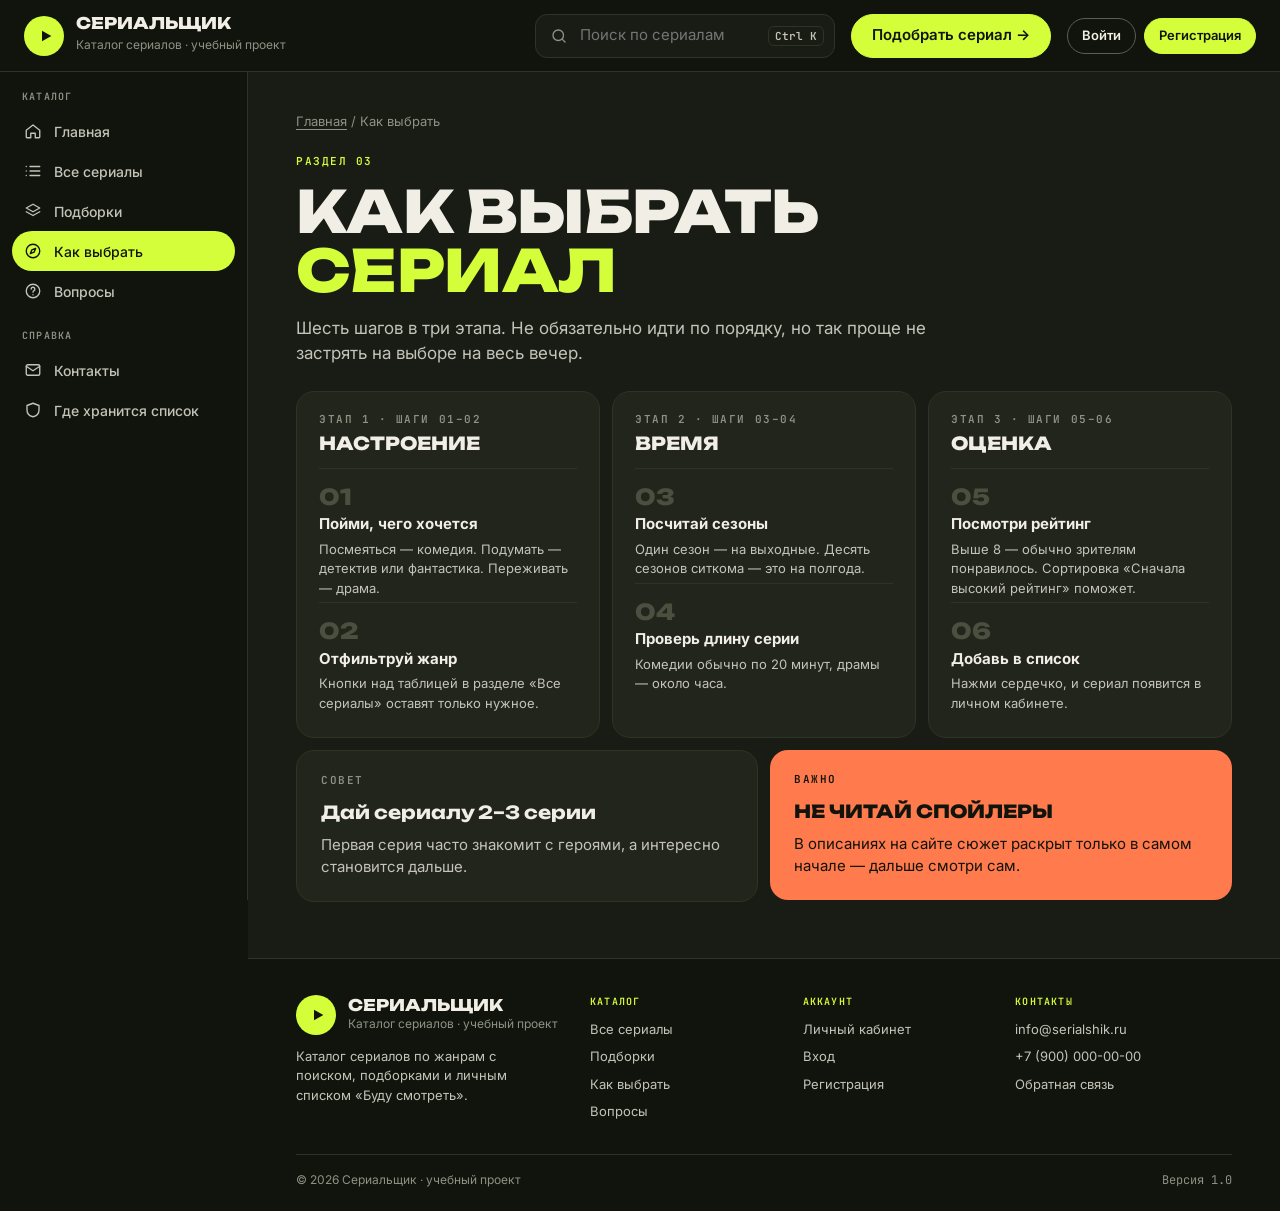
<file: howto.html>
<!DOCTYPE html>
<html lang="ru">
<head>
<meta charset="utf-8">
<meta name="viewport" content="width=device-width, initial-scale=1">
<title>Как выбрать — Сериальщик</title>
<link rel="preconnect" href="https://fonts.googleapis.com">
<link href="https://fonts.googleapis.com/css2?family=Inter:wght@400;500;600;700&family=JetBrains+Mono:wght@500;600&family=Unbounded:wght@600;800&display=swap" rel="stylesheet">
<link rel="stylesheet" href="css/style.css">
<!-- до отрисовки страницы отмечаем, вошёл ли пользователь, чтобы шапка не «мигала» -->
<script>try{var u=JSON.parse(localStorage.getItem('currentUser'));if(u)document.documentElement.classList.add('logged');}catch(e){}</script>
</head>
<body data-page="howto">
<svg width="0" height="0" style="position:absolute" aria-hidden="true">
  <symbol id="i-home" viewBox="0 0 24 24"><path d="M3 11l9-7 9 7v9a1 1 0 0 1-1 1h-5v-6H9v6H4a1 1 0 0 1-1-1z"/></symbol>
  <symbol id="i-list" viewBox="0 0 24 24"><path d="M8 6h13M8 12h13M8 18h13M3 6h.01M3 12h.01M3 18h.01"/></symbol>
  <symbol id="i-layers" viewBox="0 0 24 24"><path d="M12 3l9 5-9 5-9-5zM3 13l9 5 9-5"/></symbol>
  <symbol id="i-compass" viewBox="0 0 24 24"><circle cx="12" cy="12" r="9"/><path d="M15.5 8.5l-2 5-5 2 2-5z"/></symbol>
  <symbol id="i-help" viewBox="0 0 24 24"><circle cx="12" cy="12" r="9"/><path d="M9.5 9.5a2.5 2.5 0 1 1 3.5 2.3c-.7.3-1 .9-1 1.7M12 17h.01"/></symbol>
  <symbol id="i-grid" viewBox="0 0 24 24"><rect x="3" y="3" width="7" height="7" rx="1.5"/><rect x="14" y="3" width="7" height="7" rx="1.5"/><rect x="3" y="14" width="7" height="7" rx="1.5"/><rect x="14" y="14" width="7" height="7" rx="1.5"/></symbol>
  <symbol id="i-heart" viewBox="0 0 24 24"><path d="M12 20s-7.5-4.6-9.5-9C1 7.8 3 4.5 6.5 4.5c2.2 0 3.6 1.2 5.5 3.3 1.9-2.1 3.3-3.3 5.5-3.3C21 4.5 23 7.8 21.5 11 19.5 15.4 12 20 12 20z"/></symbol>
  <symbol id="i-user" viewBox="0 0 24 24"><circle cx="12" cy="8" r="4"/><path d="M4 21c1-4 4.5-6 8-6s7 2 8 6"/></symbol>
  <symbol id="i-mail" viewBox="0 0 24 24"><rect x="3" y="5" width="18" height="14" rx="2"/><path d="M3 7l9 6 9-6"/></symbol>
  <symbol id="i-shield" viewBox="0 0 24 24"><path d="M12 3l8 3v6c0 4.5-3.4 8-8 9-4.6-1-8-4.5-8-9V6z"/></symbol>
  <symbol id="i-search" viewBox="0 0 24 24"><circle cx="11" cy="11" r="7"/><path d="M20 20l-3.5-3.5"/></symbol>
  <symbol id="i-logout" viewBox="0 0 24 24"><path d="M9 4H5a1 1 0 0 0-1 1v14a1 1 0 0 0 1 1h4M15 8l4 4-4 4M19 12H9"/></symbol>
  <symbol id="i-menu" viewBox="0 0 24 24"><path d="M4 7h16M4 12h16M4 17h16"/></symbol>
  <symbol id="i-play" viewBox="0 0 24 24"><path d="M7 4l13 8-13 8z"/></symbol>
</svg>
<header class="top">
  <button type="button" class="icon-btn burger" id="burger" aria-label="Открыть меню"><svg class="i" aria-hidden="true"><use href="#i-menu"/></svg></button>
  <a href="index.html" class="logo">
    <span class="logo-mark"><svg aria-hidden="true" viewBox="0 0 24 24"><path d="M6 4l14 8-14 8z"/></svg></span>
    <span><b>Сериальщик</b><small>Каталог сериалов · учебный проект</small></span>
  </a>
  <label class="search"><svg class="i" aria-hidden="true"><use href="#i-search"/></svg><span class="sr">Поиск по сериалам</span><input id="topSearch" type="search" placeholder="Поиск по сериалам"><span class="kbd">Ctrl K</span></label>
  <a href="catalog.html" class="btn hide-md">Подобрать сериал →</a>
  <div class="acc">
    <button type="button" class="btn out sm acc-guest" data-auth="login">Войти</button>
    <button type="button" class="btn sm acc-guest acc-reg" data-auth="reg">Регистрация</button>
    <a href="cabinet.html" class="profile acc-user" id="hProfile" title="Личный кабинет" aria-label="Личный кабинет"><span class="ava" id="hAva"></span><span class="who"><b id="hName"></b><small>зритель</small></span><span class="badge" id="topBadge" style="display:none">0</span></a>
    <button type="button" class="icon-btn tip tip-r acc-user" id="logoutBtn" data-tip="Выйти" aria-label="Выйти"><svg class="i" aria-hidden="true"><use href="#i-logout"/></svg></button>
  </div>
</header>
<div class="layout">
<nav class="side" aria-label="Разделы сайта">
  <h4>Каталог</h4>
  <a href="index.html" data-p="home"><svg class="i" aria-hidden="true"><use href="#i-home"/></svg>Главная</a>
  <a href="catalog.html" data-p="catalog"><svg class="i" aria-hidden="true"><use href="#i-list"/></svg>Все сериалы</a>
  <a href="collections.html" data-p="collections"><svg class="i" aria-hidden="true"><use href="#i-layers"/></svg>Подборки</a>
  <a href="howto.html" data-p="howto" class="on" aria-current="page"><svg class="i" aria-hidden="true"><use href="#i-compass"/></svg>Как выбрать</a>
  <a href="faq.html" data-p="faq"><svg class="i" aria-hidden="true"><use href="#i-help"/></svg>Вопросы</a>
  <h4>Справка</h4>
  <a href="contacts.html" data-p="contacts"><svg class="i" aria-hidden="true"><use href="#i-mail"/></svg>Контакты</a>
  <a href="faq.html" data-p="privacy"><svg class="i" aria-hidden="true"><use href="#i-shield"/></svg>Где хранится список</a>
</nav>
<div class="content" id="content">
<main class="page" id="howto">
  <div class="crumbs"><a href="index.html">Главная</a> / Как выбрать</div>
  <div class="eyebrow">Раздел 03</div>
  <h1>Как выбрать<br><span class="lime">сериал</span></h1>
  <p class="lead">Шесть шагов в три этапа. Не обязательно идти по порядку, но так проще не застрять на выборе на весь вечер.</p>
  <div class="stages">
    <div class="card stage"><div class="eyebrow">Этап 1 · шаги 01–02</div><h3>Настроение</h3>
      <div class="step"><span class="num">01</span><b>Пойми, чего хочется</b><p>Посмеяться — комедия. Подумать — детектив или фантастика. Переживать — драма.</p></div>
      <div class="step"><span class="num">02</span><b>Отфильтруй жанр</b><p>Кнопки над таблицей в разделе «Все сериалы» оставят только нужное.</p></div></div>
    <div class="card stage"><div class="eyebrow">Этап 2 · шаги 03–04</div><h3>Время</h3>
      <div class="step"><span class="num">03</span><b>Посчитай сезоны</b><p>Один сезон — на выходные. Десять сезонов ситкома — это на полгода.</p></div>
      <div class="step"><span class="num">04</span><b>Проверь длину серии</b><p>Комедии обычно по 20 минут, драмы — около часа.</p></div></div>
    <div class="card stage"><div class="eyebrow">Этап 3 · шаги 05–06</div><h3>Оценка</h3>
      <div class="step"><span class="num">05</span><b>Посмотри рейтинг</b><p>Выше 8 — обычно зрителям понравилось. Сортировка «Сначала высокий рейтинг» поможет.</p></div>
      <div class="step"><span class="num">06</span><b>Добавь в список</b><p>Нажми сердечко, и сериал появится в личном кабинете.</p></div></div>
  </div>
  <div class="two" style="margin-top:12px">
    <div class="card" style="padding:22px 24px"><div class="eyebrow" style="color:var(--muted)">Совет</div><b style="font:700 18px var(--head)">Дай сериалу 2–3 серии</b><p style="margin:8px 0 0;color:var(--text2)">Первая серия часто знакомит с героями, а интересно становится дальше.</p></div>
    <div class="card alert" style="padding:22px 24px"><div class="eyebrow" style="color:#11140D">Важно</div><b style="font:800 18px var(--head);text-transform:uppercase">Не читай спойлеры</b><p style="margin:8px 0 0">В описаниях на сайте сюжет раскрыт только в самом начале — дальше смотри сам.</p></div>
  </div>
</main>
<footer>
  <div class="fcols">
    <div>
      <a href="index.html" class="logo" style="margin-bottom:12px;color:var(--text)"><span class="logo-mark"><svg aria-hidden="true" viewBox="0 0 24 24"><path d="M6 4l14 8-14 8z"/></svg></span><span><b>Сериальщик</b><small>Каталог сериалов · учебный проект</small></span></a>
      <span>Каталог сериалов по жанрам с поиском, подборками и личным списком «Буду смотреть».</span>
    </div>
    <div><h5>Каталог</h5><a href="catalog.html">Все сериалы</a><a href="collections.html">Подборки</a><a href="howto.html">Как выбрать</a><a href="faq.html">Вопросы</a></div>
    <div><h5>Аккаунт</h5><a href="cabinet.html">Личный кабинет</a><a href="#" data-auth="login">Вход</a><a href="#" data-auth="reg">Регистрация</a></div>
    <div><h5>Контакты</h5><a href="mailto:info@serialshik.ru">info@serialshik.ru</a><a href="tel:+79000000000">+7 (900) 000-00-00</a><a href="contacts.html">Обратная связь</a></div>
  </div>
  <div class="fbottom"><span>© 2026 Сериальщик · учебный проект</span><span class="mono">Версия 1.0</span></div>
</footer>
</div>
</div>
<div class="toasts" id="toasts" aria-live="polite"></div>
<div class="overlay" id="authOverlay" aria-hidden="true">
  <div class="auth" role="dialog" aria-modal="true" aria-labelledby="authTitle">
    <div class="auth-head">
      <span class="logo-mark"><svg aria-hidden="true" viewBox="0 0 24 24"><path d="M6 4l14 8-14 8z"/></svg></span>
      <div><b id="authTitle">Сериальщик</b><small>Каталог сериалов</small></div>
      <button type="button" class="auth-x" id="authClose" aria-label="Закрыть">×</button>
    </div>
    <div class="seg" role="tablist" aria-label="Вход или регистрация">
      <button type="button" role="tab" data-mode="login">Вход</button>
      <button type="button" role="tab" data-mode="reg">Регистрация</button>
    </div>
    <div class="notice" id="authNotice" style="display:none"></div>
    <form class="af" id="loginForm" novalidate>
      <div><label for="lLogin">Логин</label><input class="field" id="lLogin" type="text" autocomplete="username"><span class="err" id="eLLogin"></span></div>
      <div><label for="lPass">Пароль</label><input class="field" id="lPass" type="password" autocomplete="current-password"><span class="err" id="eLPass"></span></div>
      <button type="submit" class="btn-wide">Войти</button>
      <p class="auth-note">Нет учётной записи? <button type="button" data-mode="reg">Зарегистрироваться</button></p>
    </form>
    <form class="af" id="regForm" novalidate>
      <div><label for="rName">ФИО</label><input class="field" id="rName" type="text" placeholder="Иванова Анна Сергеевна" autocomplete="name"><span class="err" id="eRName"></span></div>
      <div class="pair">
        <div><label for="rLogin">Логин</label><input class="field" id="rLogin" type="text" placeholder="от 3 символов" autocomplete="username"><span class="err" id="eRLogin"></span></div>
        <div><label for="rMail">Почта</label><input class="field" id="rMail" type="email" placeholder="name@mail.ru" autocomplete="email"><span class="err" id="eRMail"></span></div>
      </div>
      <div class="pair">
        <div><label for="rPass">Пароль</label><input class="field" id="rPass" type="password" placeholder="от 6 символов" autocomplete="new-password"><span class="err" id="eRPass"></span></div>
        <div><label for="rPass2">Повтор пароля</label><input class="field" id="rPass2" type="password" autocomplete="new-password"><span class="err" id="eRPass2"></span></div>
      </div>
      <div><label for="rCap">Введите символы с картинки</label>
        <div class="captcha">
          <canvas id="capCanvas" width="264" height="88" role="img" aria-label="Картинка с символами для проверки"></canvas>
          <button type="button" class="icon-btn" id="capNew" aria-label="Обновить картинку"><svg class="i" aria-hidden="true"><path d="M20 12a8 8 0 1 1-2.3-5.6M20 4v5h-5"/></svg></button>
          <input class="field" id="rCap" type="text" placeholder="•••••" maxlength="5" autocomplete="off">
        </div>
        <span class="err" id="eRCap"></span>
      </div>
      <label style="display:flex;align-items:center;gap:10px;font-weight:400"><input type="checkbox" id="rAgree" style="width:18px;height:18px;accent-color:#D4FE3A">Согласен с правилами сайта</label>
      <span class="err" id="eRAgree" style="margin-top:-6px"></span>
      <button type="submit" class="btn-wide">Зарегистрироваться</button>
      <p class="auth-note">Новая учётная запись получает роль «зритель». Уже есть аккаунт? <button type="button" data-mode="login">Войти</button></p>
    </form>
    <form class="af" id="confirmForm" novalidate style="display:none">
      <div class="confirm-ico"><svg class="i" aria-hidden="true"><use href="#i-mail"/></svg></div>
      <p class="confirm-title">Подтвердите почту</p>
      <p class="confirm-text">Мы отправили 6-значный код на <b id="cMail" style="color:var(--text)"></b></p>
      <fieldset style="border:0;padding:0;margin:0">
        <legend class="sr">Код из письма, 6 цифр</legend>
        <div class="code" id="codeBoxes">
          <label class="sr" for="c1">Цифра 1</label><input id="c1" inputmode="numeric" maxlength="1">
          <label class="sr" for="c2">Цифра 2</label><input id="c2" inputmode="numeric" maxlength="1">
          <label class="sr" for="c3">Цифра 3</label><input id="c3" inputmode="numeric" maxlength="1">
          <label class="sr" for="c4">Цифра 4</label><input id="c4" inputmode="numeric" maxlength="1">
          <label class="sr" for="c5">Цифра 5</label><input id="c5" inputmode="numeric" maxlength="1">
          <label class="sr" for="c6">Цифра 6</label><input id="c6" inputmode="numeric" maxlength="1">
        </div>
      </fieldset>
      <span class="err" id="eCode" style="text-align:center"></span>
      <button type="submit" class="btn-wide">Подтвердить</button>
      <p class="resend">Не пришло письмо? <button type="button" id="resend" disabled>Отправить ещё раз через 30 с</button></p>
      <p class="resend" style="margin-top:4px"><button type="button" class="linkbtn" id="backToReg">← Изменить данные</button></p>
    </form>
  </div>
</div>

<script src="js/data.js"></script>
<script src="js/layout.js"></script>
<script src="js/toast.js"></script>
<script src="js/auth.js"></script>
<script src="js/main.js"></script>
</body>
</html>
</file>
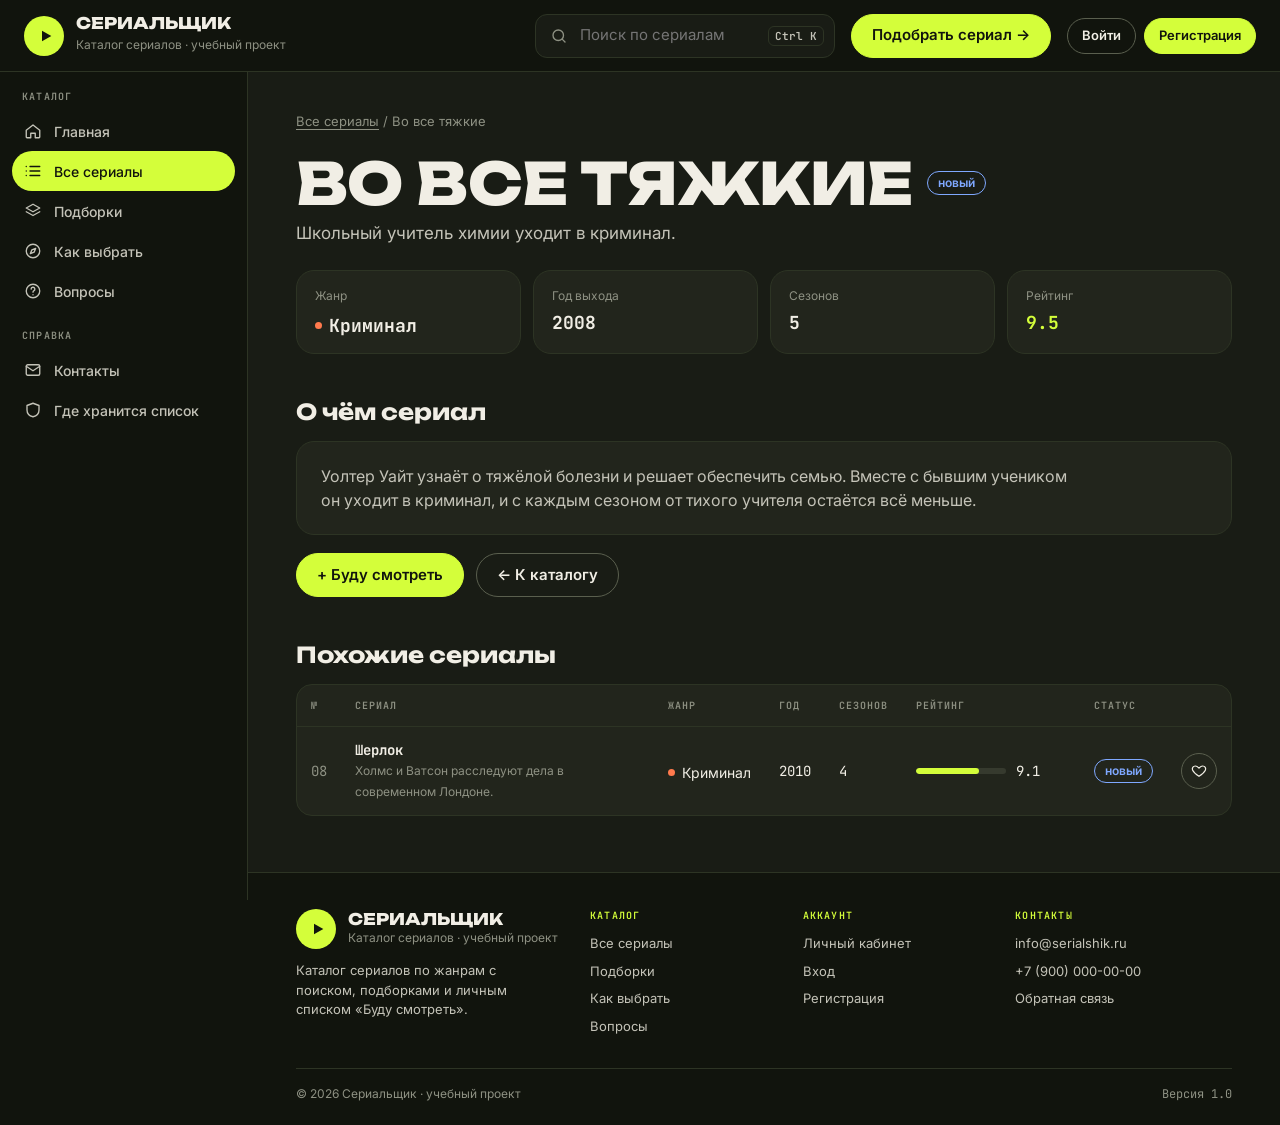
<file: series.html>
<!DOCTYPE html>
<html lang="ru">
<head>
<meta charset="utf-8">
<meta name="viewport" content="width=device-width, initial-scale=1">
<title>Сериал — Сериальщик</title>
<link rel="preconnect" href="https://fonts.googleapis.com">
<link href="https://fonts.googleapis.com/css2?family=Inter:wght@400;500;600;700&family=JetBrains+Mono:wght@500;600&family=Unbounded:wght@600;800&display=swap" rel="stylesheet">
<link rel="stylesheet" href="css/style.css">
<!-- до отрисовки страницы отмечаем, вошёл ли пользователь, чтобы шапка не «мигала» -->
<script>try{var u=JSON.parse(localStorage.getItem('currentUser'));if(u)document.documentElement.classList.add('logged');}catch(e){}</script>
</head>
<body data-page="series">
<svg width="0" height="0" style="position:absolute" aria-hidden="true">
  <symbol id="i-home" viewBox="0 0 24 24"><path d="M3 11l9-7 9 7v9a1 1 0 0 1-1 1h-5v-6H9v6H4a1 1 0 0 1-1-1z"/></symbol>
  <symbol id="i-list" viewBox="0 0 24 24"><path d="M8 6h13M8 12h13M8 18h13M3 6h.01M3 12h.01M3 18h.01"/></symbol>
  <symbol id="i-layers" viewBox="0 0 24 24"><path d="M12 3l9 5-9 5-9-5zM3 13l9 5 9-5"/></symbol>
  <symbol id="i-compass" viewBox="0 0 24 24"><circle cx="12" cy="12" r="9"/><path d="M15.5 8.5l-2 5-5 2 2-5z"/></symbol>
  <symbol id="i-help" viewBox="0 0 24 24"><circle cx="12" cy="12" r="9"/><path d="M9.5 9.5a2.5 2.5 0 1 1 3.5 2.3c-.7.3-1 .9-1 1.7M12 17h.01"/></symbol>
  <symbol id="i-grid" viewBox="0 0 24 24"><rect x="3" y="3" width="7" height="7" rx="1.5"/><rect x="14" y="3" width="7" height="7" rx="1.5"/><rect x="3" y="14" width="7" height="7" rx="1.5"/><rect x="14" y="14" width="7" height="7" rx="1.5"/></symbol>
  <symbol id="i-heart" viewBox="0 0 24 24"><path d="M12 20s-7.5-4.6-9.5-9C1 7.8 3 4.5 6.5 4.5c2.2 0 3.6 1.2 5.5 3.3 1.9-2.1 3.3-3.3 5.5-3.3C21 4.5 23 7.8 21.5 11 19.5 15.4 12 20 12 20z"/></symbol>
  <symbol id="i-user" viewBox="0 0 24 24"><circle cx="12" cy="8" r="4"/><path d="M4 21c1-4 4.5-6 8-6s7 2 8 6"/></symbol>
  <symbol id="i-mail" viewBox="0 0 24 24"><rect x="3" y="5" width="18" height="14" rx="2"/><path d="M3 7l9 6 9-6"/></symbol>
  <symbol id="i-shield" viewBox="0 0 24 24"><path d="M12 3l8 3v6c0 4.5-3.4 8-8 9-4.6-1-8-4.5-8-9V6z"/></symbol>
  <symbol id="i-search" viewBox="0 0 24 24"><circle cx="11" cy="11" r="7"/><path d="M20 20l-3.5-3.5"/></symbol>
  <symbol id="i-logout" viewBox="0 0 24 24"><path d="M9 4H5a1 1 0 0 0-1 1v14a1 1 0 0 0 1 1h4M15 8l4 4-4 4M19 12H9"/></symbol>
  <symbol id="i-menu" viewBox="0 0 24 24"><path d="M4 7h16M4 12h16M4 17h16"/></symbol>
  <symbol id="i-play" viewBox="0 0 24 24"><path d="M7 4l13 8-13 8z"/></symbol>
</svg>
<header class="top">
  <button type="button" class="icon-btn burger" id="burger" aria-label="Открыть меню"><svg class="i" aria-hidden="true"><use href="#i-menu"/></svg></button>
  <a href="index.html" class="logo">
    <span class="logo-mark"><svg aria-hidden="true" viewBox="0 0 24 24"><path d="M6 4l14 8-14 8z"/></svg></span>
    <span><b>Сериальщик</b><small>Каталог сериалов · учебный проект</small></span>
  </a>
  <label class="search"><svg class="i" aria-hidden="true"><use href="#i-search"/></svg><span class="sr">Поиск по сериалам</span><input id="topSearch" type="search" placeholder="Поиск по сериалам"><span class="kbd">Ctrl K</span></label>
  <a href="catalog.html" class="btn hide-md">Подобрать сериал →</a>
  <div class="acc">
    <button type="button" class="btn out sm acc-guest" data-auth="login">Войти</button>
    <button type="button" class="btn sm acc-guest acc-reg" data-auth="reg">Регистрация</button>
    <a href="cabinet.html" class="profile acc-user" id="hProfile" title="Личный кабинет" aria-label="Личный кабинет"><span class="ava" id="hAva"></span><span class="who"><b id="hName"></b><small>зритель</small></span><span class="badge" id="topBadge" style="display:none">0</span></a>
    <button type="button" class="icon-btn tip tip-r acc-user" id="logoutBtn" data-tip="Выйти" aria-label="Выйти"><svg class="i" aria-hidden="true"><use href="#i-logout"/></svg></button>
  </div>
</header>
<div class="layout">
<nav class="side" aria-label="Разделы сайта">
  <h4>Каталог</h4>
  <a href="index.html" data-p="home"><svg class="i" aria-hidden="true"><use href="#i-home"/></svg>Главная</a>
  <a href="catalog.html" data-p="catalog" class="on" aria-current="page"><svg class="i" aria-hidden="true"><use href="#i-list"/></svg>Все сериалы</a>
  <a href="collections.html" data-p="collections"><svg class="i" aria-hidden="true"><use href="#i-layers"/></svg>Подборки</a>
  <a href="howto.html" data-p="howto"><svg class="i" aria-hidden="true"><use href="#i-compass"/></svg>Как выбрать</a>
  <a href="faq.html" data-p="faq"><svg class="i" aria-hidden="true"><use href="#i-help"/></svg>Вопросы</a>
  <h4>Справка</h4>
  <a href="contacts.html" data-p="contacts"><svg class="i" aria-hidden="true"><use href="#i-mail"/></svg>Контакты</a>
  <a href="faq.html" data-p="privacy"><svg class="i" aria-hidden="true"><use href="#i-shield"/></svg>Где хранится список</a>
</nav>
<div class="content" id="content">
<main class="page" id="series">
  <div class="crumbs"><a href="catalog.html">Все сериалы</a> / <span id="sCrumb"></span></div>
  <div class="title-row"><h1 id="sTitle"></h1><span id="sPill"></span></div>
  <p class="lead" id="sDesc"></p>
  <div class="stats" style="grid-template-columns:repeat(auto-fit,minmax(170px,1fr))">
    <div class="card info"><small>Жанр</small><b id="sCat"></b></div>
    <div class="card info"><small>Год выхода</small><b id="sYear"></b></div>
    <div class="card info"><small>Сезонов</small><b id="sSeasons"></b></div>
    <div class="card info"><small>Рейтинг</small><b id="sRate" class="lime"></b></div>
  </div>
  <div class="sec-head"><h2>О чём сериал</h2></div>
  <div class="card" style="padding:22px 24px"><p id="sFull" style="margin:0;color:var(--text2);font-size:16px;max-width:760px"></p></div>
  <div class="row" style="margin-top:18px"><button type="button" class="btn" id="sFav"></button><a href="catalog.html" class="btn out">← К каталогу</a></div>
  <div class="sec-head"><h2>Похожие сериалы</h2></div>
  <div class="table"><table><thead><tr><th>№</th><th>Сериал</th><th>Жанр</th><th>Год</th><th>Сезонов</th><th>Рейтинг</th><th>Статус</th><th></th></tr></thead><tbody id="similar"></tbody></table></div>
</main>
<footer>
  <div class="fcols">
    <div>
      <a href="index.html" class="logo" style="margin-bottom:12px;color:var(--text)"><span class="logo-mark"><svg aria-hidden="true" viewBox="0 0 24 24"><path d="M6 4l14 8-14 8z"/></svg></span><span><b>Сериальщик</b><small>Каталог сериалов · учебный проект</small></span></a>
      <span>Каталог сериалов по жанрам с поиском, подборками и личным списком «Буду смотреть».</span>
    </div>
    <div><h5>Каталог</h5><a href="catalog.html">Все сериалы</a><a href="collections.html">Подборки</a><a href="howto.html">Как выбрать</a><a href="faq.html">Вопросы</a></div>
    <div><h5>Аккаунт</h5><a href="cabinet.html">Личный кабинет</a><a href="#" data-auth="login">Вход</a><a href="#" data-auth="reg">Регистрация</a></div>
    <div><h5>Контакты</h5><a href="mailto:info@serialshik.ru">info@serialshik.ru</a><a href="tel:+79000000000">+7 (900) 000-00-00</a><a href="contacts.html">Обратная связь</a></div>
  </div>
  <div class="fbottom"><span>© 2026 Сериальщик · учебный проект</span><span class="mono">Версия 1.0</span></div>
</footer>
</div>
</div>
<div class="toasts" id="toasts" aria-live="polite"></div>
<div class="overlay" id="authOverlay" aria-hidden="true">
  <div class="auth" role="dialog" aria-modal="true" aria-labelledby="authTitle">
    <div class="auth-head">
      <span class="logo-mark"><svg aria-hidden="true" viewBox="0 0 24 24"><path d="M6 4l14 8-14 8z"/></svg></span>
      <div><b id="authTitle">Сериальщик</b><small>Каталог сериалов</small></div>
      <button type="button" class="auth-x" id="authClose" aria-label="Закрыть">×</button>
    </div>
    <div class="seg" role="tablist" aria-label="Вход или регистрация">
      <button type="button" role="tab" data-mode="login">Вход</button>
      <button type="button" role="tab" data-mode="reg">Регистрация</button>
    </div>
    <div class="notice" id="authNotice" style="display:none"></div>
    <form class="af" id="loginForm" novalidate>
      <div><label for="lLogin">Логин</label><input class="field" id="lLogin" type="text" autocomplete="username"><span class="err" id="eLLogin"></span></div>
      <div><label for="lPass">Пароль</label><input class="field" id="lPass" type="password" autocomplete="current-password"><span class="err" id="eLPass"></span></div>
      <button type="submit" class="btn-wide">Войти</button>
      <p class="auth-note">Нет учётной записи? <button type="button" data-mode="reg">Зарегистрироваться</button></p>
    </form>
    <form class="af" id="regForm" novalidate>
      <div><label for="rName">ФИО</label><input class="field" id="rName" type="text" placeholder="Иванова Анна Сергеевна" autocomplete="name"><span class="err" id="eRName"></span></div>
      <div class="pair">
        <div><label for="rLogin">Логин</label><input class="field" id="rLogin" type="text" placeholder="от 3 символов" autocomplete="username"><span class="err" id="eRLogin"></span></div>
        <div><label for="rMail">Почта</label><input class="field" id="rMail" type="email" placeholder="name@mail.ru" autocomplete="email"><span class="err" id="eRMail"></span></div>
      </div>
      <div class="pair">
        <div><label for="rPass">Пароль</label><input class="field" id="rPass" type="password" placeholder="от 6 символов" autocomplete="new-password"><span class="err" id="eRPass"></span></div>
        <div><label for="rPass2">Повтор пароля</label><input class="field" id="rPass2" type="password" autocomplete="new-password"><span class="err" id="eRPass2"></span></div>
      </div>
      <div><label for="rCap">Введите символы с картинки</label>
        <div class="captcha">
          <canvas id="capCanvas" width="264" height="88" role="img" aria-label="Картинка с символами для проверки"></canvas>
          <button type="button" class="icon-btn" id="capNew" aria-label="Обновить картинку"><svg class="i" aria-hidden="true"><path d="M20 12a8 8 0 1 1-2.3-5.6M20 4v5h-5"/></svg></button>
          <input class="field" id="rCap" type="text" placeholder="•••••" maxlength="5" autocomplete="off">
        </div>
        <span class="err" id="eRCap"></span>
      </div>
      <label style="display:flex;align-items:center;gap:10px;font-weight:400"><input type="checkbox" id="rAgree" style="width:18px;height:18px;accent-color:#D4FE3A">Согласен с правилами сайта</label>
      <span class="err" id="eRAgree" style="margin-top:-6px"></span>
      <button type="submit" class="btn-wide">Зарегистрироваться</button>
      <p class="auth-note">Новая учётная запись получает роль «зритель». Уже есть аккаунт? <button type="button" data-mode="login">Войти</button></p>
    </form>
    <form class="af" id="confirmForm" novalidate style="display:none">
      <div class="confirm-ico"><svg class="i" aria-hidden="true"><use href="#i-mail"/></svg></div>
      <p class="confirm-title">Подтвердите почту</p>
      <p class="confirm-text">Мы отправили 6-значный код на <b id="cMail" style="color:var(--text)"></b></p>
      <fieldset style="border:0;padding:0;margin:0">
        <legend class="sr">Код из письма, 6 цифр</legend>
        <div class="code" id="codeBoxes">
          <label class="sr" for="c1">Цифра 1</label><input id="c1" inputmode="numeric" maxlength="1">
          <label class="sr" for="c2">Цифра 2</label><input id="c2" inputmode="numeric" maxlength="1">
          <label class="sr" for="c3">Цифра 3</label><input id="c3" inputmode="numeric" maxlength="1">
          <label class="sr" for="c4">Цифра 4</label><input id="c4" inputmode="numeric" maxlength="1">
          <label class="sr" for="c5">Цифра 5</label><input id="c5" inputmode="numeric" maxlength="1">
          <label class="sr" for="c6">Цифра 6</label><input id="c6" inputmode="numeric" maxlength="1">
        </div>
      </fieldset>
      <span class="err" id="eCode" style="text-align:center"></span>
      <button type="submit" class="btn-wide">Подтвердить</button>
      <p class="resend">Не пришло письмо? <button type="button" id="resend" disabled>Отправить ещё раз через 30 с</button></p>
      <p class="resend" style="margin-top:4px"><button type="button" class="linkbtn" id="backToReg">← Изменить данные</button></p>
    </form>
  </div>
</div>

<script src="js/data.js"></script>
<script src="js/layout.js"></script>
<script src="js/toast.js"></script>
<script src="js/auth.js"></script>
<script src="js/main.js"></script>
</body>
</html>
</file>
<file: css/style.css>
/* Сериальщик — общие стили для всех страниц */
:root{
  --bg:#11140D;      /* шапка, меню, подвал */
  --main:#191C15;    /* фон контента */
  --card:#22251C;    /* карточки */
  --line:#2D3424;    /* рамки и линии */
  --text:#F1EEE5;
  --text2:#C4C3B8;
  --muted:#8E9183;
  --lime:#D4FE3A;
  --blue:#7FA8FF;
  --orange:#FFA62B;
  --red:#FF7A4D;
  --head:'Unbounded',sans-serif;
  --mono:'JetBrains Mono',monospace;
}
*{box-sizing:border-box}
/* Полоса прокрутки скрыта, но колесо, тачпад и свайп работают как обычно.
   Заодно ширина страницы больше не меняется при переходах. */
html,body,*{scrollbar-width:none;-ms-overflow-style:none}
html::-webkit-scrollbar,body::-webkit-scrollbar,*::-webkit-scrollbar{display:none;width:0;height:0}

/* Шапка и меню есть в HTML сразу, а содержимое страницы показываем,
   когда скрипты его собрали (карточки, кабинет). Так ничего не «прыгает». */
main.page{transition:opacity .18s ease}
body:not(.ready) main.page{opacity:0}

/* Плавная смена страниц в браузерах, которые это умеют (Chrome, Edge, Safari 18+):
   шапка и меню остаются на месте, меняется только содержимое */
@view-transition{navigation:auto}
.top{view-transition-name:site-header}
.side{view-transition-name:site-menu}
::view-transition-old(root),::view-transition-new(root){animation-duration:.18s}
@media (prefers-reduced-motion:reduce){main.page{transition:none}::view-transition-old(root),::view-transition-new(root){animation:none}}
body{margin:0;background:var(--bg);color:var(--text);font:15px/1.5 Inter,sans-serif}
a{color:inherit;text-decoration:none}
button,input,select,textarea{font:inherit;color:inherit}
svg.i{width:18px;height:18px;fill:none;stroke:currentColor;stroke-width:1.8;stroke-linecap:round;stroke-linejoin:round;flex:none}
.sr{position:absolute;left:-9999px}

/* ===== шапка ===== */
.top{position:sticky;top:0;z-index:30;height:72px;background:var(--bg);border-bottom:1px solid var(--line);display:flex;align-items:center;gap:16px;padding:0 24px}
.logo{display:flex;align-items:center;gap:12px;min-width:0}
.logo-mark{width:40px;height:40px;border-radius:50%;background:var(--lime);display:flex;align-items:center;justify-content:center;flex:none}
.logo-mark svg{width:16px;height:16px;fill:#11140D;margin-left:3px}
.logo b{font:800 16px var(--head);text-transform:uppercase;display:block;line-height:1.1}
.logo small{color:var(--muted);font-size:12px;white-space:nowrap}
.search{margin-left:auto;display:flex;align-items:center;gap:10px;width:300px;height:44px;padding:0 10px 0 14px;border:1px solid var(--line);border-radius:12px;background:var(--main);color:var(--muted)}
.search input{flex:1;min-width:0;background:none;border:0;outline:0;color:var(--text)}
.kbd{font:600 11px var(--mono);border:1px solid var(--line);border-radius:6px;padding:2px 6px;color:var(--text2)}
.btn{display:inline-flex;align-items:center;justify-content:center;gap:8px;min-height:44px;padding:0 20px;border-radius:999px;border:1.5px solid var(--lime);background:var(--lime);color:#11140D;font-weight:600;cursor:pointer;white-space:nowrap}
.btn:hover{filter:brightness(.94)}
.btn.out{background:transparent;color:var(--text);border-color:#5A5F4E}
.btn.out:hover{border-color:var(--lime);color:var(--lime);filter:none}
.btn.sm{min-height:36px;padding:0 14px;font-size:13px}
.icon-btn{width:44px;height:44px;border-radius:12px;border:1px solid var(--line);background:var(--main);display:flex;align-items:center;justify-content:center;cursor:pointer;color:var(--text)}
.profile{display:flex;align-items:center;gap:10px;height:44px;padding:0 14px 0 6px;border-radius:999px;border:1px solid var(--line);background:var(--main)}
.ava{width:32px;height:32px;border-radius:50%;background:var(--text);color:#11140D;display:flex;align-items:center;justify-content:center;font-weight:700}
.profile b{display:block;font-size:13px;line-height:1.2}
.profile small{color:var(--muted);font-size:11px}
.burger{display:none}

/* ===== каркас ===== */
.layout{display:flex;min-height:calc(100vh - 72px)}
.side{width:248px;flex:none;background:var(--bg);border-right:1px solid var(--line);padding:18px 12px;position:sticky;top:72px;height:calc(100vh - 72px);overflow:auto}
.side h4{margin:18px 10px 8px;font:600 10px var(--mono);letter-spacing:.12em;text-transform:uppercase;color:var(--muted)}
.side h4:first-child{margin-top:0}
.side a{display:flex;align-items:center;gap:12px;min-height:40px;padding:0 12px;border-radius:999px;font-size:14px;font-weight:500;color:var(--text2)}
.side a:hover{background:var(--card);color:var(--text)}
.side a.on{background:var(--lime);color:#11140D}
.badge{margin-left:auto;min-width:20px;height:20px;padding:0 6px;border-radius:999px;background:var(--red);color:#11140D;font:700 11px Inter;display:flex;align-items:center;justify-content:center}
.side a.on .badge{background:#11140D;color:var(--lime)}
.content{flex:1;min-width:0;background:var(--main);display:flex;flex-direction:column}
.page{display:block;padding:40px 48px 56px;max-width:1240px;width:100%}

/* ===== типографика ===== */
.crumbs{font-size:13px;color:var(--muted);margin-bottom:22px}
.crumbs a{text-decoration:underline;text-underline-offset:3px}
.eyebrow{font:600 11px var(--mono);letter-spacing:.14em;text-transform:uppercase;color:var(--lime);margin-bottom:14px}
h1,.h1{font:800 clamp(34px,4.6vw,58px)/1.02 var(--head);text-transform:uppercase;margin:0 0 16px;letter-spacing:-.01em}
h2{font:700 22px var(--head);margin:0}
.lead{color:var(--text2);font-size:17px;max-width:640px;margin:0 0 24px}
.lime{color:var(--lime)}
.mono{font-family:var(--mono)}
.muted{color:var(--muted)}
.sec-head{display:flex;justify-content:space-between;align-items:baseline;gap:16px;margin:44px 0 16px}
.link{color:var(--lime);text-decoration:underline;text-underline-offset:3px;font-weight:600;font-size:14px}
.row{display:flex;flex-wrap:wrap;gap:12px;align-items:center}

/* ===== карточки ===== */
.card{background:var(--card);border:1px solid var(--line);border-radius:18px}
.hero{display:flex;flex-wrap:wrap;gap:32px;align-items:flex-start}
.hero>div:first-child{flex:999 1 480px}
.week{flex:1 1 280px;padding:22px 24px}
.week .big{font:800 26px/1.1 var(--head);color:var(--lime);margin:6px 0 4px}
.bar{height:6px;border-radius:3px;background:#363A2E;overflow:hidden}
.bar i{display:block;height:100%;background:var(--lime);border-radius:3px}
.stats{display:grid;grid-template-columns:repeat(auto-fit,minmax(190px,1fr));gap:12px}
.stat{padding:18px 20px}
.stat b{font:800 34px/1 var(--head);display:block;margin-bottom:8px}
.stat span{font-size:13px;color:var(--text2)}
.stat.warn{border-color:var(--red)}
.tiles{display:grid;grid-template-columns:repeat(auto-fill,minmax(260px,1fr));gap:12px}
.tile{padding:18px 20px 22px;position:relative;min-height:150px;display:flex;flex-direction:column;gap:6px;transition:border-color .15s}
.tile:hover{border-color:var(--lime)}
.tile .ico{width:36px;height:36px;border-radius:10px;background:#2E3324;color:var(--lime);display:flex;align-items:center;justify-content:center;margin-bottom:10px}
.tile .n{position:absolute;top:14px;right:18px;font:800 26px var(--head);color:#3A3F31}
.tile b{font:700 16px var(--head)}
.tile span{font-size:13px;color:var(--text2)}
.next{display:flex;align-items:center;gap:14px;margin-top:48px;color:var(--text2)}

/* ===== таблица ===== */
.chips{display:flex;flex-wrap:wrap;gap:10px;margin-bottom:14px}
.chip{min-width:96px;padding:12px 16px;border-radius:14px;border:1px solid var(--line);background:var(--card);text-align:left;cursor:pointer}
.chip b{font:800 22px/1 var(--head);display:block;margin-bottom:4px}
.chip span{font-size:12px;color:var(--text2)}
.chip.on{border-color:var(--orange)}
.toolbar{display:flex;flex-wrap:wrap;gap:10px;align-items:center;padding:10px;border:1px solid var(--line);border-radius:16px;background:var(--card);margin-bottom:12px}
.field{height:44px;padding:0 14px;border-radius:12px;border:1px solid var(--line);background:var(--main);color:var(--text);outline:0}
.field:focus{border-color:var(--lime)}
.toolbar .field.grow{flex:1 1 240px}
.table{border:1px solid var(--line);border-radius:16px;background:var(--card);overflow-x:auto}
table{width:100%;border-collapse:collapse;min-width:820px}
th{font:600 10px var(--mono);letter-spacing:.1em;text-transform:uppercase;color:var(--muted);text-align:left;padding:14px 14px;border-bottom:1px solid var(--line)}
td{padding:14px;border-bottom:1px solid var(--line);vertical-align:middle;font-size:14px}
tr:last-child td{border-bottom:0}
tbody tr{cursor:pointer}
tbody tr:hover td{background:#272B20}
td .t{font:700 14px var(--mono);display:block}
td .d{font-size:12px;color:var(--muted)}
.dot{display:inline-flex;align-items:center;gap:7px}
.dot:before{content:"";width:7px;height:7px;border-radius:50%;background:var(--c)}
.pill{display:inline-flex;align-items:center;height:24px;padding:0 10px;border-radius:999px;font-size:12px;font-weight:600;border:1.5px solid currentColor}
.pill.lime{background:var(--lime);border-color:var(--lime);color:#11140D}
.pill.blue{color:var(--blue)}
.rate{display:flex;align-items:center;gap:10px;min-width:150px}
.rate .bar{flex:1;max-width:90px}
.heart{width:36px;height:36px;border-radius:50%;border:1.5px solid #5A5F4E;background:transparent;display:flex;align-items:center;justify-content:center;cursor:pointer;color:var(--text)}
.heart.on{background:var(--lime);border-color:var(--lime);color:#11140D}
.heart.on svg{fill:#11140D}
.foot-note{font-size:12px;color:var(--muted);margin-top:10px}

/* ===== этапы ===== */
.stages{display:grid;grid-template-columns:repeat(auto-fit,minmax(260px,1fr));gap:12px}
.stage{padding:20px 22px}
.stage .eyebrow{color:var(--muted);margin-bottom:6px}
.stage h3{font:800 18px var(--head);text-transform:uppercase;margin:0 0 14px}
.step{border-top:1px solid var(--line);padding:14px 0 4px}
.step .num{font:800 22px var(--head);color:#4A503F}
.step b{display:block;margin:2px 0 4px}
.step p{margin:0;font-size:13px;color:var(--text2)}
.alert{background:var(--red);color:#11140D;border:0}
.alert h3,.alert b{color:#11140D}

/* ===== слайдер ===== */
.slider{padding:28px;display:flex;flex-wrap:wrap;gap:28px;align-items:center}
.slider .cnt{font:800 54px/1 var(--head)}
.slider .cnt span{font-size:22px;color:var(--muted)}
.dots{display:flex;gap:6px;margin-top:14px}
.dots button{width:22px;height:6px;border-radius:3px;border:0;background:#3A3F31;cursor:pointer;padding:0}
.dots button.on{width:44px;background:var(--lime)}
.arr{display:flex;gap:8px;margin-top:14px}

/* ===== FAQ ===== */
details{border-bottom:1px solid var(--line);padding:18px 22px}
details:last-child{border-bottom:0}
summary{cursor:pointer;font-weight:600;font-size:16px;list-style:none;display:flex;justify-content:space-between;gap:12px}
summary:after{content:"+";font:600 18px var(--mono);color:var(--lime)}
details[open] summary:after{content:"−"}
details p{margin:10px 0 0;color:var(--text2)}

/* ===== формы ===== */
.form{padding:28px;display:flex;flex-direction:column;gap:8px}
.form label{font-size:13px;font-weight:600;margin-top:6px}
.form .field{width:100%}
textarea.field{height:auto;min-height:120px;padding:12px 14px;resize:vertical}
.field.bad{border-color:var(--red);border-width:2px}
.err{color:#FF9B7A;font-size:12px;font-weight:600}
.tabs{display:flex;gap:6px;padding:5px;border-radius:999px;background:var(--main);border:1px solid var(--line);margin-bottom:8px}
.tabs button{flex:1;min-height:40px;border-radius:999px;border:0;background:transparent;font-weight:600;cursor:pointer}
.tabs button.on{background:var(--lime);color:#11140D}
.two{display:grid;grid-template-columns:repeat(auto-fit,minmax(320px,1fr));gap:12px;align-items:start}
.kv{display:flex;justify-content:space-between;gap:16px;padding:14px 0;border-top:1px solid var(--line)}
.kv:first-of-type{border-top:0}

/* ===== деталка ===== */
.title-row{display:flex;flex-wrap:wrap;align-items:center;gap:14px;margin-bottom:8px}
.title-row h1{margin:0}
.info{padding:16px 18px}
.info small{display:block;font-size:12px;color:var(--muted);margin-bottom:6px}
.info b{font:700 18px var(--mono)}

/* ===== подвал ===== */
footer{margin-top:auto;background:var(--bg);border-top:1px solid var(--line);padding:36px 48px 22px}
.fcols{display:grid;grid-template-columns:1.4fr 1fr 1fr 1.2fr;gap:32px;max-width:1144px}
.fcols h5{margin:0 0 12px;font:600 10px var(--mono);letter-spacing:.12em;text-transform:uppercase;color:var(--lime)}
.fcols a,.fcols span{display:block;font-size:13px;color:var(--text2);margin-bottom:8px}
.fcols a:hover{color:var(--lime)}
.fcols .logo{display:flex;margin-bottom:14px}
.fcols .logo span{margin:0}
.fcols .logo .logo-mark{display:flex}
.fcols .logo b{color:var(--text);font-size:16px}
.fcols .logo small{display:block;color:var(--muted);font-size:12px}
.fbottom{display:flex;justify-content:space-between;gap:16px;flex-wrap:wrap;border-top:1px solid var(--line);margin-top:24px;padding-top:16px;font-size:12px;color:var(--muted);max-width:1144px}


/* ===== окно входа / регистрации ===== */
.overlay{position:fixed;inset:0;z-index:50;background:rgba(8,10,6,.72);backdrop-filter:blur(4px);-webkit-backdrop-filter:blur(4px);display:flex;align-items:center;justify-content:center;padding:20px;opacity:0;visibility:hidden;transition:opacity .2s ease,visibility .2s}
.overlay.show{opacity:1;visibility:visible}
body.modal-open{overflow:hidden}
.auth{width:100%;max-width:440px;max-height:calc(100vh - 40px);overflow:auto;background:#1B1E16;border:1px solid var(--line);border-radius:18px;padding:22px 22px 20px;box-shadow:0 24px 60px rgba(0,0,0,.5);transform:translateY(14px) scale(.97);transition:transform .2s ease}
.overlay.show .auth{transform:none}
@media (prefers-reduced-motion:reduce){.overlay,.auth{transition:none}}
.auth-head{display:flex;align-items:center;gap:12px;margin-bottom:18px}
.auth-head .logo-mark{width:36px;height:36px;border-radius:10px}
.auth-head b{display:block;font-size:16px}
.auth-head small{color:var(--muted);font-size:12px}
.auth-x{margin-left:auto;width:36px;height:36px;border-radius:10px;border:0;background:transparent;color:var(--muted);font-size:20px;cursor:pointer}
.auth-x:hover{background:var(--card);color:var(--text)}
.seg{display:flex;gap:4px;padding:4px;border-radius:12px;background:#14170F;border:1px solid var(--line);margin-bottom:16px}
.seg button{flex:1;position:relative;min-height:40px;border-radius:9px;border:1px solid transparent;background:transparent;color:var(--muted);font-weight:600;cursor:pointer}
.seg button.on{background:#2A2F21;border-color:#3B4230;color:var(--lime)}
.seg button.on:after{content:"";position:absolute;left:30%;right:30%;bottom:5px;height:2px;border-radius:2px;background:var(--lime)}
.af{display:flex;flex-direction:column;gap:12px}
.af .pair{display:grid;grid-template-columns:1fr 1fr;gap:10px}
.af label{display:block;font-size:13px;font-weight:600;margin-bottom:6px}
.af .field{width:100%;height:44px;background:#14170F;border-radius:10px}
.af .field:focus{border-color:var(--lime);box-shadow:0 0 0 3px rgba(212,254,58,.12)}
.af .err{display:block;margin-top:4px;min-height:0}
.af .err:empty{display:none}
.captcha{display:flex;gap:8px;align-items:center}
.captcha canvas{width:132px;height:44px;border-radius:10px;flex:none;background:#EDEBDF}
.captcha .icon-btn{width:40px;height:40px;flex:none;background:transparent;border:0;color:var(--muted)}
.captcha .icon-btn:hover{color:var(--lime)}
.captcha .field{flex:1;text-align:center;letter-spacing:.3em;font-family:var(--mono)}
.btn-wide{width:100%;min-height:48px;border-radius:12px;border:0;background:linear-gradient(90deg,#C4F02A,#E2FF6B);color:#11140D;font-weight:700;font-size:15px;cursor:pointer;margin-top:4px}
.btn-wide:hover{filter:brightness(.96)}
.auth-note{text-align:center;font-size:13px;color:var(--muted);margin:14px 0 0}
.auth-note button{border:0;background:none;color:var(--lime);font-weight:700;cursor:pointer;padding:0}
@media (max-width:340px){.top .logo{display:none}}
@media (max-width:400px){.top{gap:6px}.acc{gap:6px}.acc .btn.sm{padding:0 10px;font-size:12.5px}.top .icon-btn{width:40px;height:40px}.logo-mark{width:36px;height:36px}}
@media (max-width:480px){.af .pair{grid-template-columns:1fr}}


/* ===== подтверждение почты ===== */
.confirm-ico{width:56px;height:56px;border-radius:16px;background:#2A2F21;color:var(--lime);display:flex;align-items:center;justify-content:center;margin:4px auto 12px}
.confirm-ico svg{width:26px;height:26px}
.confirm-title{text-align:center;font:700 18px var(--head);margin:0 0 6px}
.confirm-text{text-align:center;color:var(--text2);font-size:14px;margin:0 0 4px}
.code{display:flex;gap:8px;justify-content:center;margin:14px 0 4px}
.code input{width:48px;height:56px;border-radius:12px;border:1px solid var(--line);background:#14170F;color:var(--text);text-align:center;font:700 22px var(--mono);outline:0}
.code input:focus{border-color:var(--lime);box-shadow:0 0 0 3px rgba(212,254,58,.12)}
.code.bad input{border-color:var(--red)}
.code.ok input{border-color:var(--lime);color:var(--lime)}
.resend{text-align:center;font-size:13px;color:var(--muted);margin:10px 0 0}
.resend button{border:0;background:none;color:var(--lime);font-weight:700;cursor:pointer;padding:0}
.resend button:disabled{color:var(--muted);cursor:default;font-weight:500}
.linkbtn{border:0;background:none;color:var(--text2);text-decoration:underline;text-underline-offset:3px;cursor:pointer;font-size:13px;padding:0}


/* ===== карточки сериалов в каталоге (из массива SERIES) ===== */
.scards{display:grid;grid-template-columns:repeat(4,minmax(0,1fr));gap:12px}
.scard{background:var(--card);border:1px solid var(--line);border-radius:18px;padding:18px 18px 16px;display:flex;flex-direction:column;gap:10px;cursor:pointer;transition:border-color .2s,transform .2s,box-shadow .2s}
.scard:hover,.scard:focus-visible{border-color:var(--lime);transform:translateY(-4px);box-shadow:0 14px 30px rgba(0,0,0,.35);outline:0}
.scard-top{display:flex;justify-content:space-between;align-items:center;font-size:13px}
.scard-num{font:800 30px/1 var(--head);color:#4A503F;transition:color .2s}
.scard:hover .scard-num{color:var(--lime)}
.scard h3{font:700 16px/1.25 var(--head);margin:0}
.scard p{margin:0;font-size:13px;color:var(--text2);flex-grow:1}
.scard-meta{display:flex;gap:14px;font:600 12px var(--mono);color:var(--muted)}
.scard-foot{display:flex;justify-content:space-between;align-items:center;border-top:1px solid var(--line);padding-top:12px}
.scard .rate{min-width:0}
.scard .rate .bar{max-width:none}
@media (max-width:1100px){.scards{grid-template-columns:repeat(2,minmax(0,1fr))}}
@media (max-width:560px){.scards{grid-template-columns:1fr}}

/* ===== блок аккаунта в шапке ===== */
.acc{display:flex;align-items:center;gap:8px;flex:none}
/* имя пользователя в шапке — ссылка в личный кабинет, на аватаре счётчик списка */
.profile.acc-user{position:relative;cursor:pointer;transition:border-color .15s}
.profile.acc-user:hover{border-color:var(--lime)}
.profile.acc-user:hover b{color:var(--lime)}
.profile .badge{position:absolute;top:-6px;left:26px}
html:not(.logged) .acc-user{display:none}
html.logged .acc-guest{display:none}
.notice{border:1px solid var(--orange);color:var(--orange);background:rgba(255,166,43,.08);border-radius:12px;padding:10px 14px;font-size:13px;font-weight:600;margin-bottom:14px}

/* подсказка при наведении на иконку (без анимации) */
.tip{position:relative}
.tip:hover::after,.tip:focus-visible::after{content:attr(data-tip);position:absolute;top:calc(100% + 8px);left:50%;transform:translateX(-50%);background:#2A2F21;border:1px solid #3B4230;color:var(--text);font:600 12px Inter,sans-serif;padding:5px 10px;border-radius:8px;white-space:nowrap;pointer-events:none;z-index:40}
.tip-r:hover::after,.tip-r:focus-visible::after{left:auto;right:0;transform:none}

/* ===== уведомление сверху справа ===== */
.toasts{position:fixed;top:16px;right:16px;z-index:80;display:flex;flex-direction:column;gap:10px;width:min(360px,calc(100vw - 32px))}
.toast{position:relative;overflow:hidden;background:#20241A;border:1px solid #3B4230;border-radius:14px;padding:14px 14px 16px;box-shadow:0 18px 40px rgba(0,0,0,.55);display:flex;gap:12px}
.toast .t-ico{width:38px;height:38px;border-radius:10px;background:var(--lime);color:#11140D;display:flex;align-items:center;justify-content:center;flex:none}
.toast .t-body{flex:1;min-width:0}
.toast .t-top{display:flex;justify-content:space-between;gap:8px;font-size:12px;color:var(--muted)}
.toast b{display:block;font-size:14px;margin:2px 0}
.toast .t-text{font-size:13px;color:var(--text2)}
.toast .t-code{display:inline-block;font:700 20px var(--mono);letter-spacing:.18em;color:var(--lime);margin:6px 0 8px}
.toast .t-actions{display:flex;gap:8px}
.toast .t-x{border:0;background:none;color:var(--muted);font-size:18px;line-height:1;cursor:pointer;padding:0 2px}

/* ===== адаптив ===== */
@media (max-width:1100px){
  .search{width:220px}
  .top .btn.hide-md{display:none}
}
@media (max-width:900px){
  .burger{display:flex}
  .side{position:fixed;left:0;top:72px;z-index:25;transform:translateX(-100%);transition:transform .2s}
  body.menu .side{transform:none}
  .search{display:none}
  .profile .who{display:none}
  .page{padding:28px 20px 40px}
  footer{padding:28px 20px}
  .fcols{grid-template-columns:1fr 1fr}
}
@media (max-width:480px){
  .top{padding:0 12px;gap:8px}
  .top .logo > span:last-child{display:none}
  .acc .btn.sm{padding:0 12px}
  .top .search + .btn{display:none}
  .logo small{display:none}
  .fcols{grid-template-columns:1fr}
}
</file>
